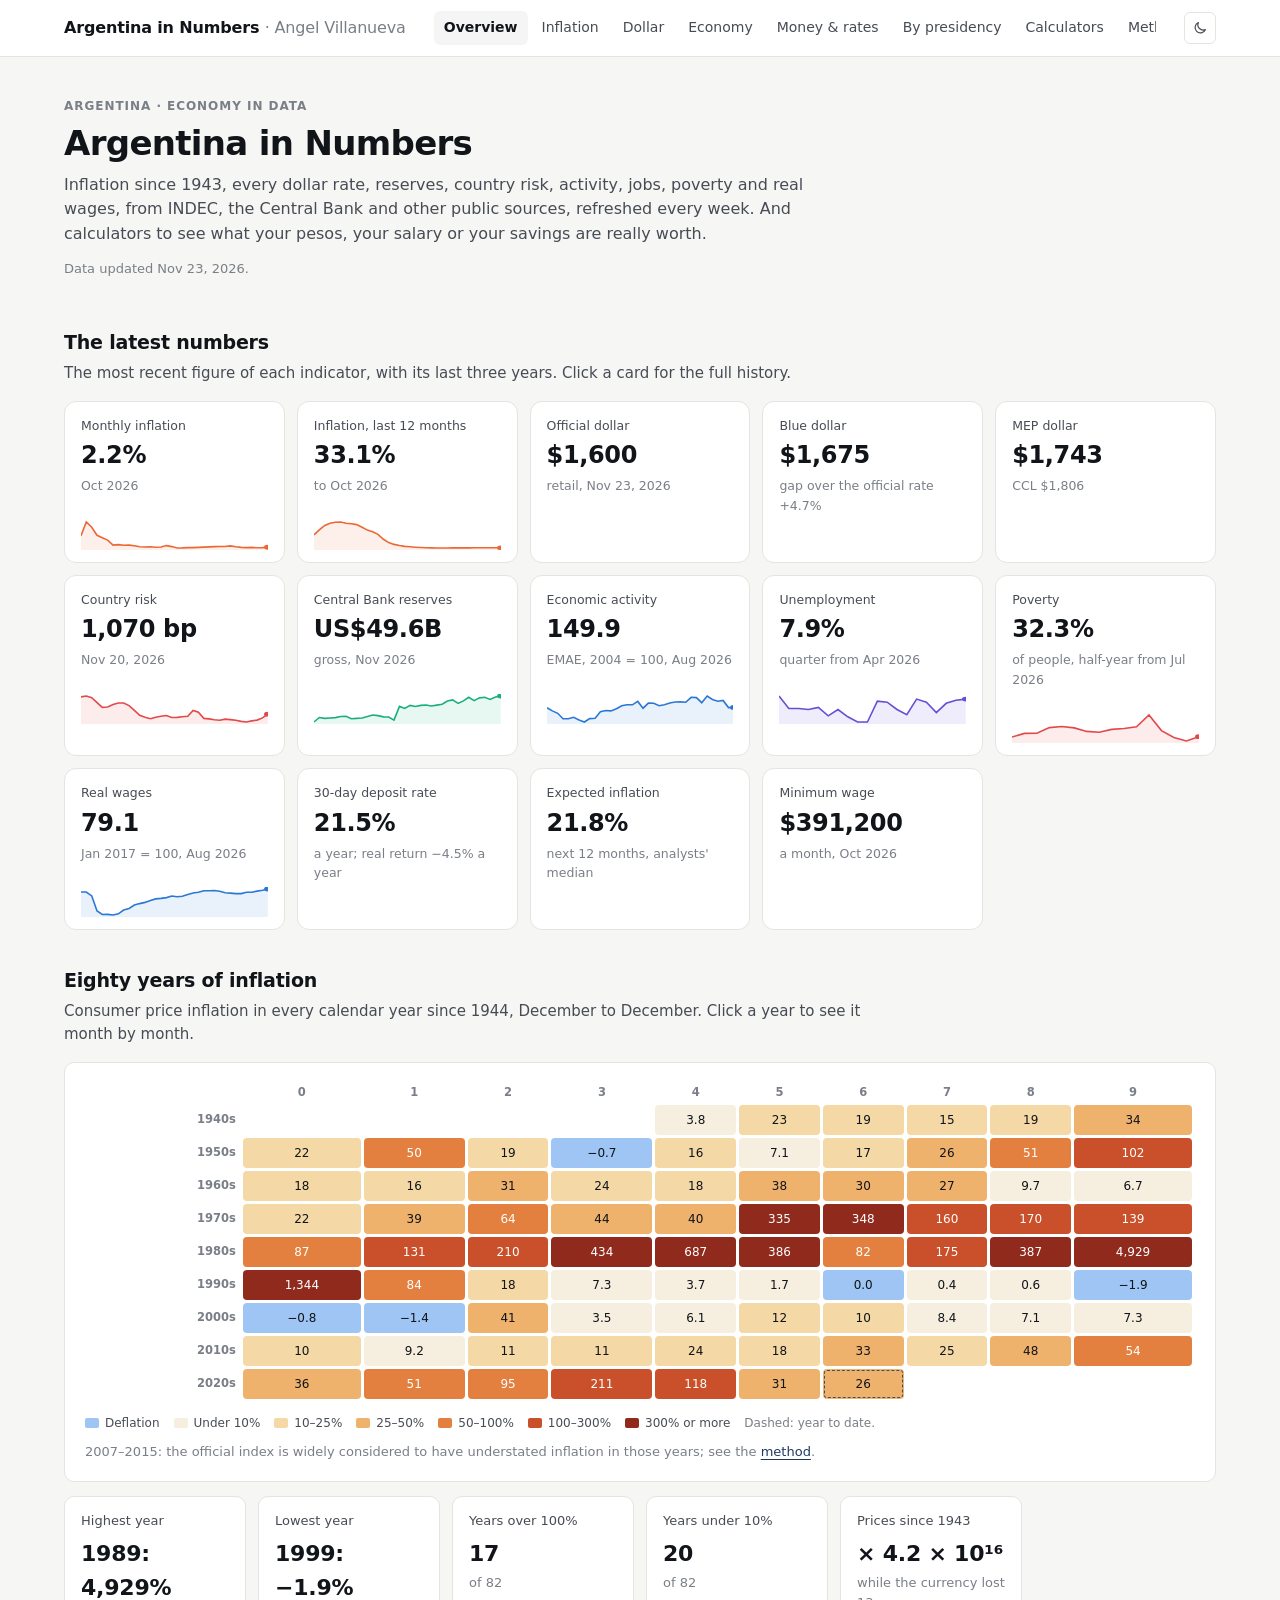
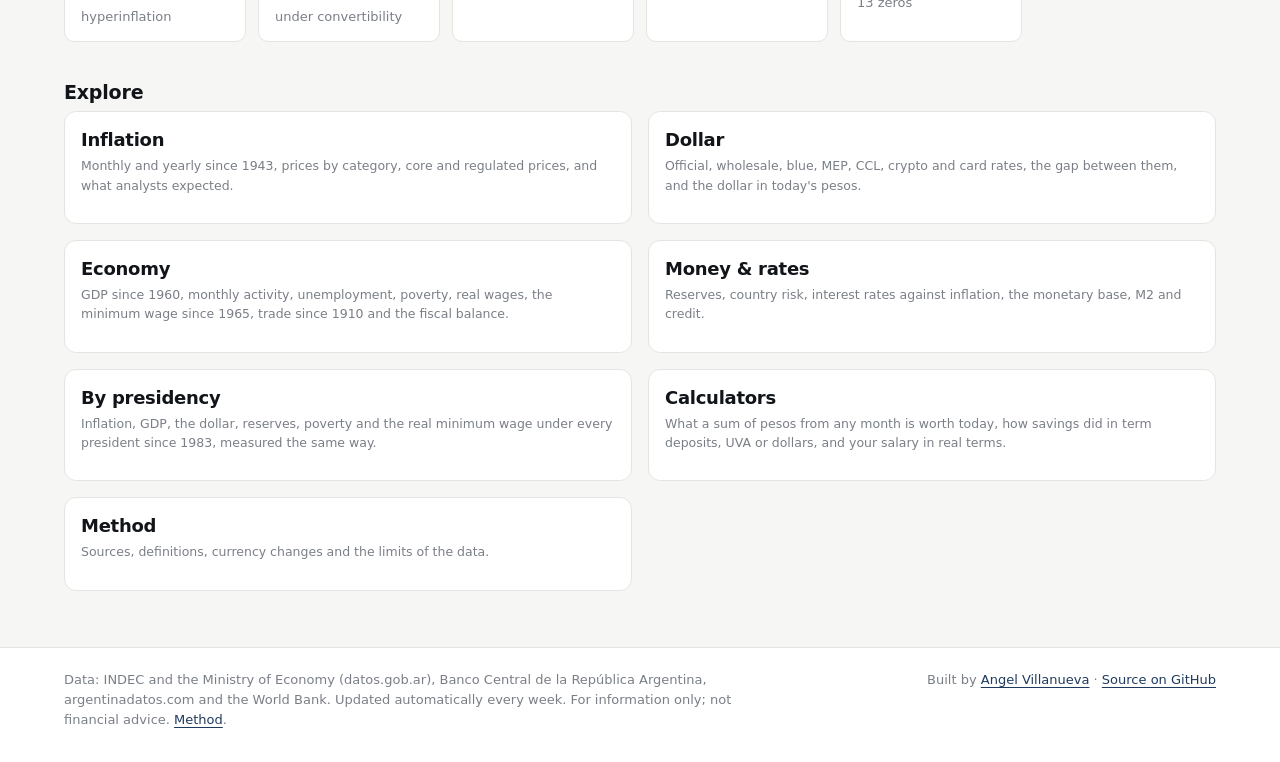
<file: index.html>
<!doctype html>
<html lang="en" data-root=".">
<head>
  <meta charset="utf-8">
  <meta name="viewport" content="width=device-width, initial-scale=1">
  <title>Argentina in Numbers</title>
  <meta name="description" content="Argentina's economy in data, updated every week: inflation since 1943, every dollar rate, reserves, country risk, activity, jobs, poverty, real wages, interest rates and calculators for your pesos.">
  <link rel="icon" href="data:image/svg+xml,%3Csvg xmlns='http://www.w3.org/2000/svg' viewBox='0 0 64 64'%3E%3Crect width='64' height='64' rx='12' fill='%2374acdf'/%3E%3Crect y='21' width='64' height='22' fill='white'/%3E%3Ccircle cx='32' cy='32' r='6' fill='%23f6b40e'/%3E%3C/svg%3E">
  <link rel="stylesheet" href="assets/theme.css">
</head>
<body>
  <main>
    <div class="wrap">
      <header class="page-head">
        <p class="eyebrow">Argentina · Economy in data</p>
        <h1>Argentina in Numbers</h1>
        <p class="lede">Inflation since 1943, every dollar rate, reserves, country risk, activity, jobs, poverty and real wages, from INDEC, the Central Bank and other public sources, refreshed every week. And calculators to see what your pesos, your salary or your savings are really worth.</p>
        <p class="updated" id="updated"></p>
      </header>

      <section class="block">
        <h2>The latest numbers</h2>
        <p class="sub">The most recent figure of each indicator, with its last three years. Click a card for the full history.</p>
        <div class="kpis" id="kpis"></div>
      </section>

      <section class="block">
        <h2>Eighty years of inflation</h2>
        <p class="sub">Consumer price inflation in every calendar year since 1944, December to December. Click a year to see it month by month.</p>
        <div class="card">
          <div class="igrid-wrap"><div id="grid"></div></div>
          <div id="grid-legend"></div>
          <p class="note">2007–2015: the official index is widely considered to have understated inflation in those years; see the <a href="method/">method</a>.</p>
        </div>
        <div class="tiles" id="infl-facts" style="margin-top:14px"></div>
      </section>

      <section class="block">
        <h2>Explore</h2>
        <div class="grid-2">
          <a class="kpi" href="inflation/"><span class="value" style="font-size:18px">Inflation</span><span class="sub">Monthly and yearly since 1943, prices by category, core and regulated prices, and what analysts expected.</span></a>
          <a class="kpi" href="dollar/"><span class="value" style="font-size:18px">Dollar</span><span class="sub">Official, wholesale, blue, MEP, CCL, crypto and card rates, the gap between them, and the dollar in today's pesos.</span></a>
          <a class="kpi" href="economy/"><span class="value" style="font-size:18px">Economy</span><span class="sub">GDP since 1960, monthly activity, unemployment, poverty, real wages, the minimum wage since 1965, trade since 1910 and the fiscal balance.</span></a>
          <a class="kpi" href="money/"><span class="value" style="font-size:18px">Money &amp; rates</span><span class="sub">Reserves, country risk, interest rates against inflation, the monetary base, M2 and credit.</span></a>
          <a class="kpi" href="presidents/"><span class="value" style="font-size:18px">By presidency</span><span class="sub">Inflation, GDP, the dollar, reserves, poverty and the real minimum wage under every president since 1983, measured the same way.</span></a>
          <a class="kpi" href="calculators/"><span class="value" style="font-size:18px">Calculators</span><span class="sub">What a sum of pesos from any month is worth today, how savings did in term deposits, UVA or dollars, and your salary in real terms.</span></a>
          <a class="kpi" href="method/"><span class="value" style="font-size:18px">Method</span><span class="sub">Sources, definitions, currency changes and the limits of the data.</span></a>
        </div>
      </section>
    </div>
  </main>

  <script src="assets/vendor/d3.v7.9.0.min.js"></script>
  <script src="assets/core.js"></script>
  <script src="assets/ar.js"></script>
  <script src="assets/pages/home.js"></script>
</body>
</html>
</file>
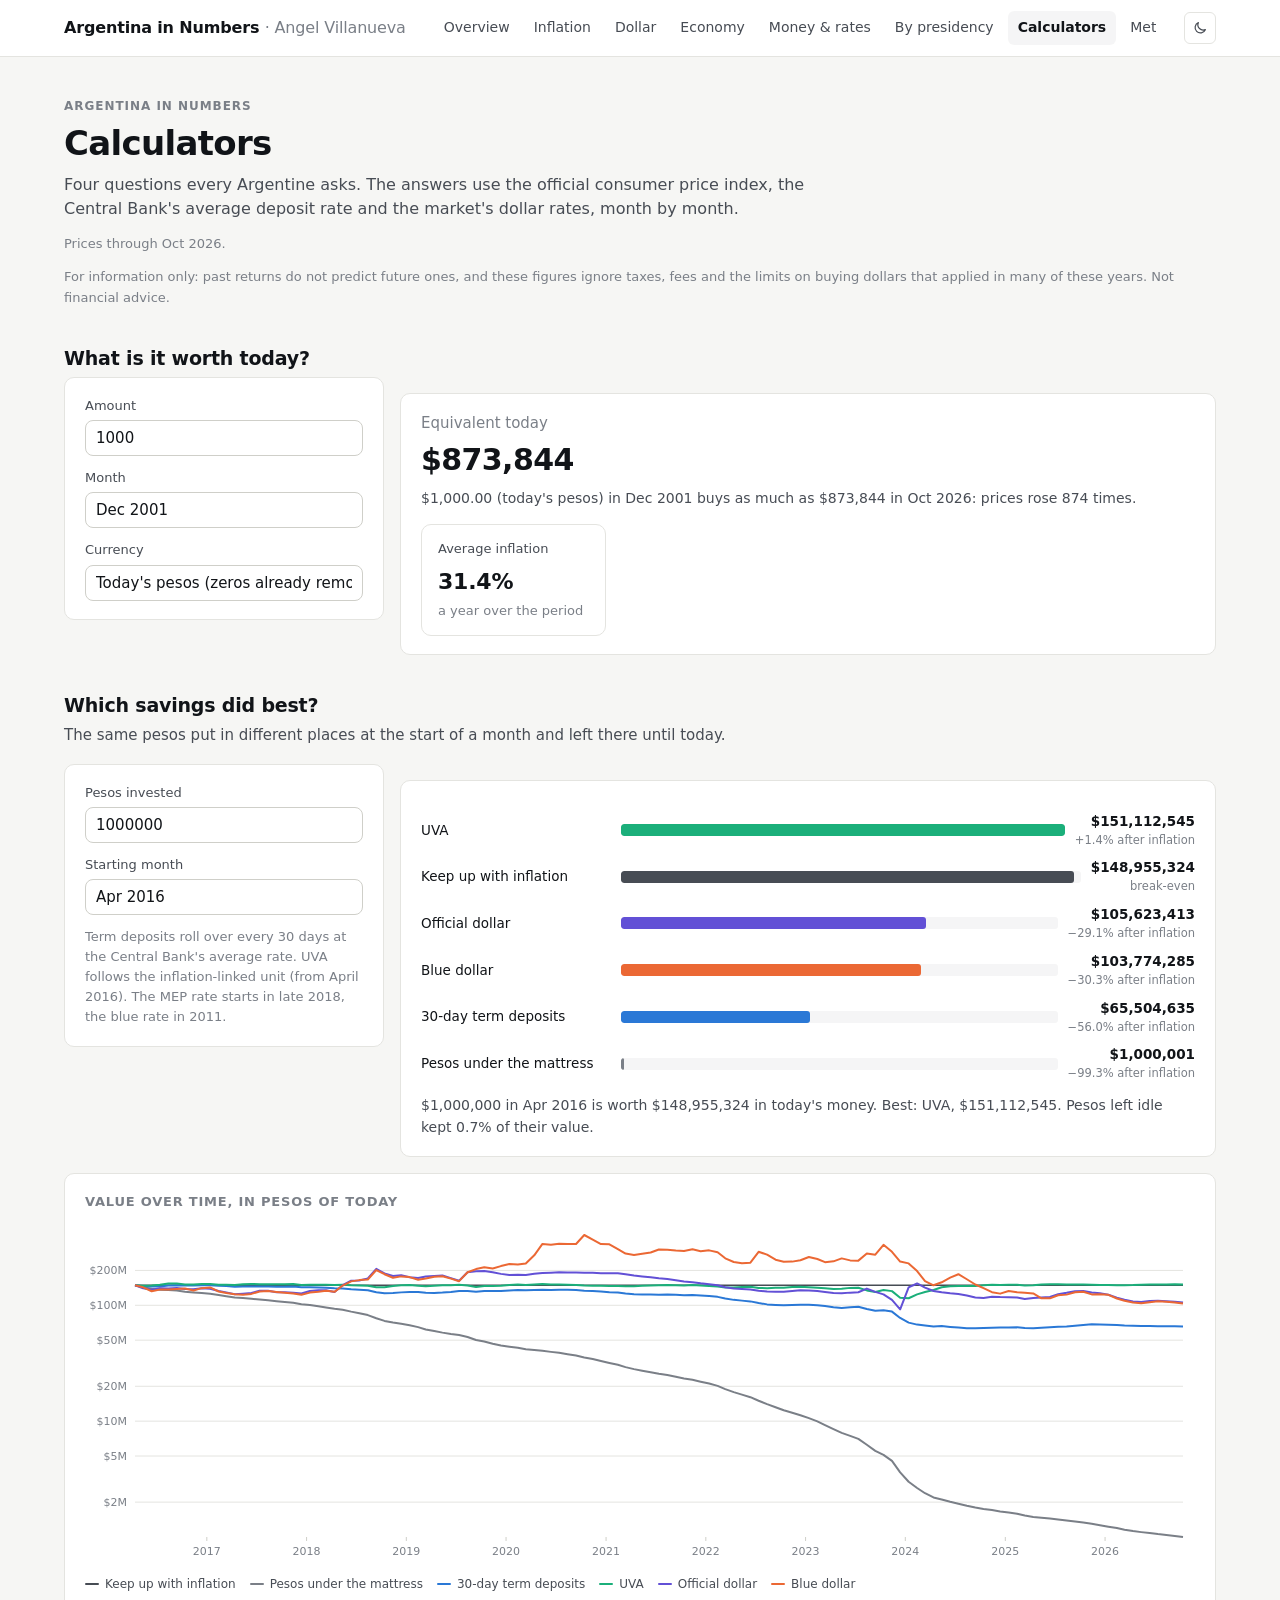
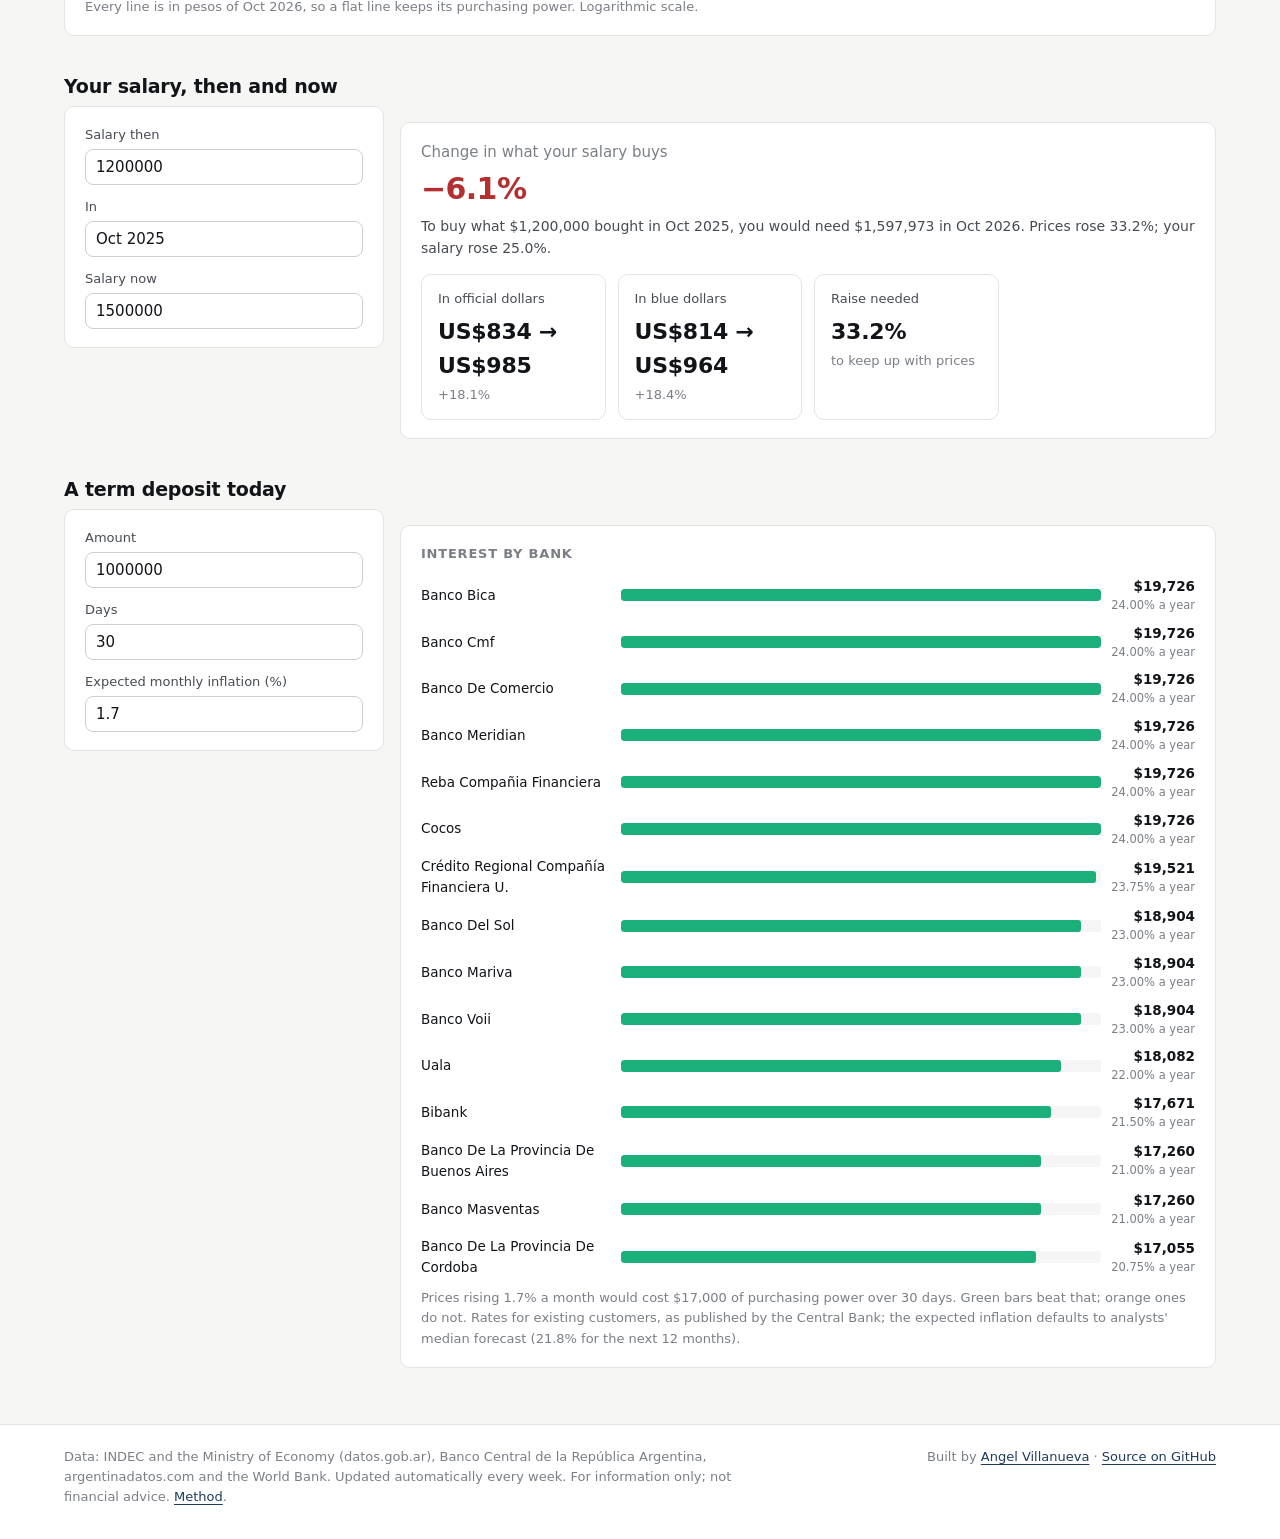
<file: calculators/index.html>
<!doctype html>
<html lang="en" data-root="..">
<head>
  <meta charset="utf-8">
  <meta name="viewport" content="width=device-width, initial-scale=1">
  <title>Calculators · Argentina in Numbers</title>
  <meta name="description" content="Argentine inflation calculators: what a sum of pesos from any month since 1943 is worth today, how savings did in term deposits, UVA or dollars, your salary in real terms and in dollars, and a term deposit today by bank.">
  <link rel="icon" href="data:image/svg+xml,%3Csvg xmlns='http://www.w3.org/2000/svg' viewBox='0 0 64 64'%3E%3Crect width='64' height='64' rx='12' fill='%2374acdf'/%3E%3Crect y='21' width='64' height='22' fill='white'/%3E%3Ccircle cx='32' cy='32' r='6' fill='%23f6b40e'/%3E%3C/svg%3E">
  <link rel="stylesheet" href="../assets/theme.css">
</head>
<body>
  <main>
    <div class="wrap">
      <header class="page-head">
        <p class="eyebrow">Argentina in Numbers</p>
        <h1>Calculators</h1>
        <p class="lede">Four questions every Argentine asks. The answers use the official consumer price index, the Central Bank's average deposit rate and the market's dollar rates, month by month.</p>
        <p class="updated" id="updated"></p>
        <p class="note">For information only: past returns do not predict future ones, and these figures ignore taxes, fees and the limits on buying dollars that applied in many of these years. Not financial advice.</p>
      </header>

      <section class="block" id="worth">
        <h2>What is it worth today?</h2>
        <div class="calc">
          <div class="card form">
            <label>Amount <input type="number" id="w-amt" value="1000" min="0" step="any"></label>
            <label>Month <select id="w-month"></select></label>
            <label>Currency <select id="w-cur">
              <option value="now">Today's pesos (zeros already removed)</option>
              <option value="then">The currency of that time</option>
            </select></label>
          </div>
          <div class="card">
            <p class="label muted" style="margin:0">Equivalent today</p>
            <div class="big-answer" id="w-out"></div>
            <p class="answer-note" id="w-note"></p>
            <div class="tiles" id="w-tiles" style="margin-top:14px"></div>
          </div>
        </div>
      </section>

      <section class="block" id="race">
        <h2>Which savings did best?</h2>
        <p class="sub">The same pesos put in different places at the start of a month and left there until today.</p>
        <div class="calc">
          <div class="card form">
            <label>Pesos invested <input type="number" id="r-amt" value="1000000" min="0" step="any"></label>
            <label>Starting month <select id="r-month"></select></label>
            <p class="note" style="margin:0">Term deposits roll over every 30 days at the Central Bank's average rate. UVA follows the inflation-linked unit (from April 2016). The MEP rate starts in late 2018, the blue rate in 2011.</p>
          </div>
          <div class="card">
            <div class="rank" id="r-rank"></div>
            <p class="answer-note" id="r-note" style="margin-top:12px"></p>
          </div>
        </div>
        <div class="card" style="margin-top:16px">
          <h3>Value over time, in pesos of today</h3>
          <div class="chart" id="r-chart"></div>
          <div id="r-legend"></div>
        </div>
      </section>

      <section class="block" id="salary">
        <h2>Your salary, then and now</h2>
        <div class="calc">
          <div class="card form">
            <label>Salary then <input type="number" id="s-then" value="1200000" min="0" step="any"></label>
            <label>In <select id="s-month"></select></label>
            <label>Salary now <input type="number" id="s-now" value="1500000" min="0" step="any"></label>
          </div>
          <div class="card">
            <p class="label muted" style="margin:0">Change in what your salary buys</p>
            <div class="big-answer" id="s-out"></div>
            <p class="answer-note" id="s-note"></p>
            <div class="tiles" id="s-tiles" style="margin-top:14px"></div>
          </div>
        </div>
      </section>

      <section class="block" id="deposit">
        <h2>A term deposit today</h2>
        <div class="calc">
          <div class="card form">
            <label>Amount <input type="number" id="d-amt" value="1000000" min="0" step="any"></label>
            <label>Days <input type="number" id="d-days" value="30" min="30" max="365" step="1"></label>
            <label>Expected monthly inflation (%) <input type="number" id="d-infl" step="0.1"></label>
          </div>
          <div class="card">
            <h3>Interest by bank</h3>
            <div class="rank" id="d-rank"></div>
            <p class="note" id="d-note"></p>
          </div>
        </div>
      </section>
    </div>
  </main>

  <script src="../assets/vendor/d3.v7.9.0.min.js"></script>
  <script src="../assets/core.js"></script>
  <script src="../assets/ar.js"></script>
  <script src="../assets/pages/calculators.js"></script>
</body>
</html>
</file>
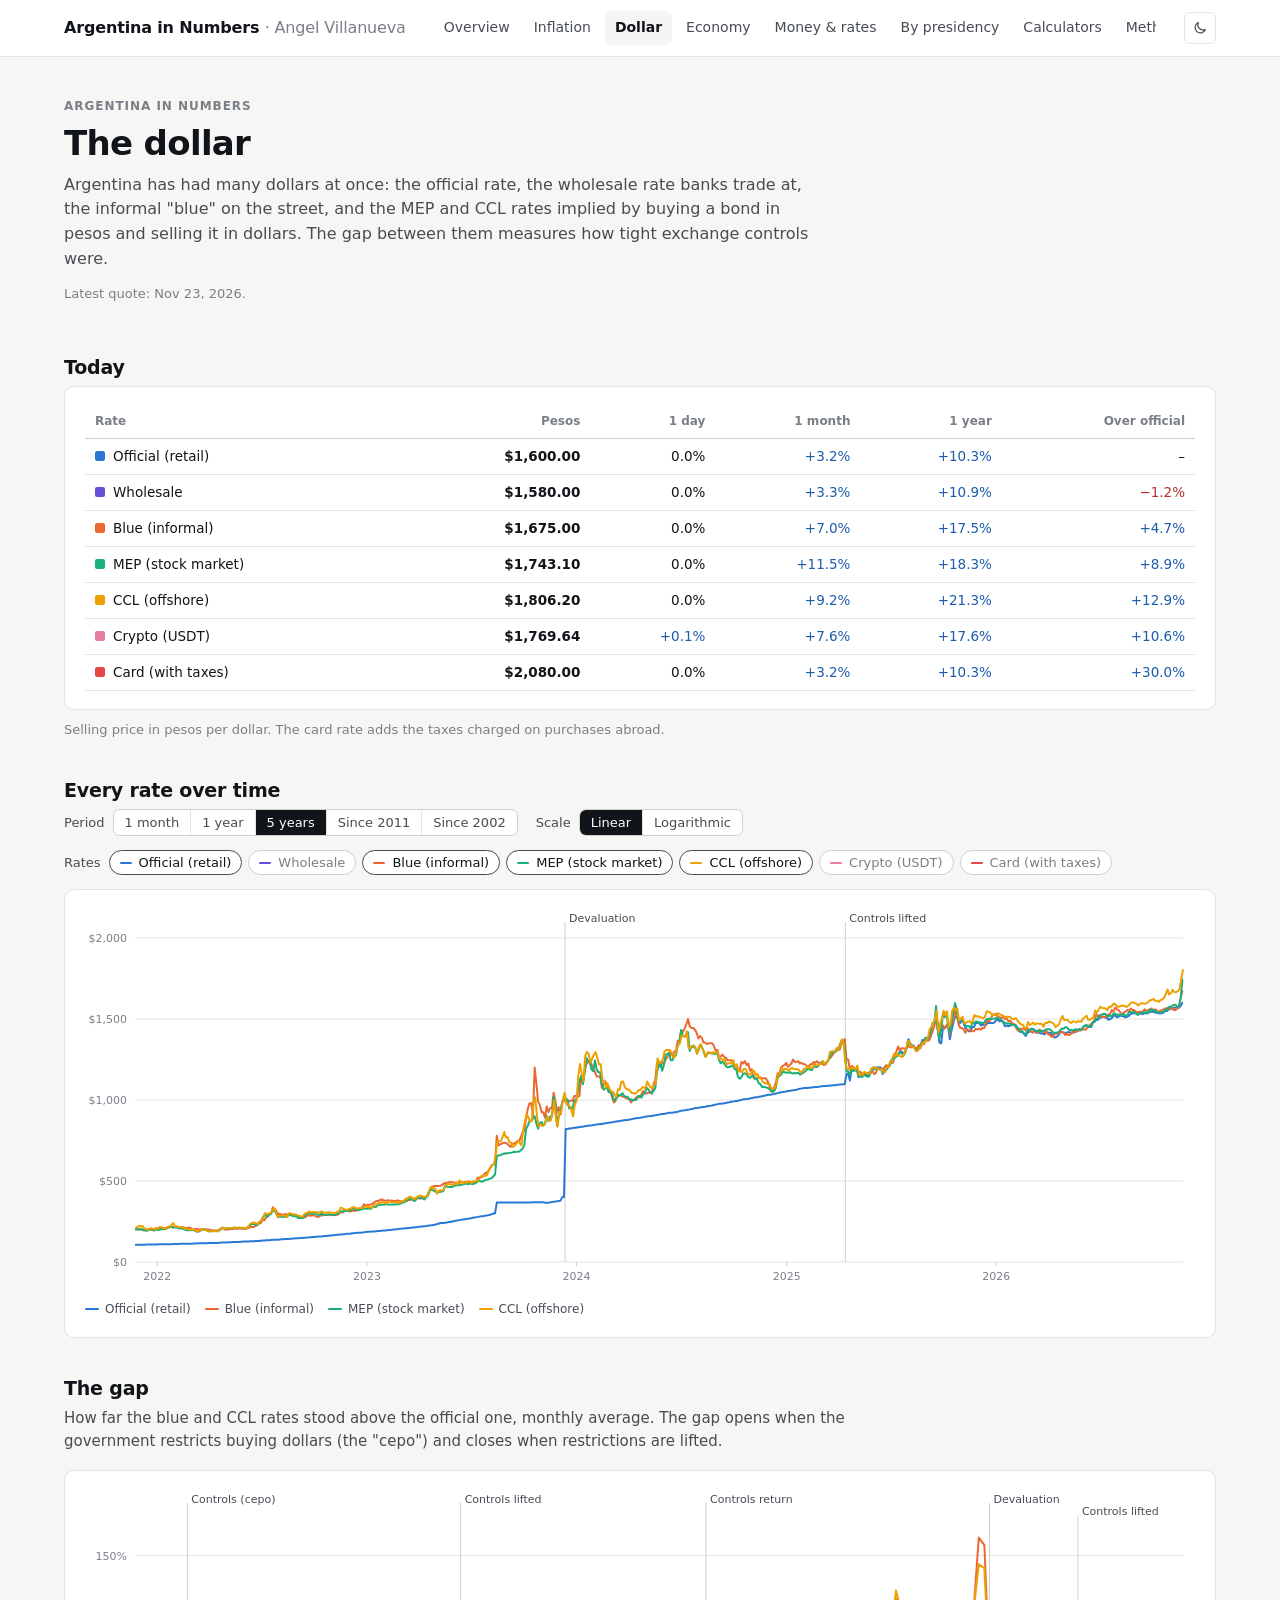
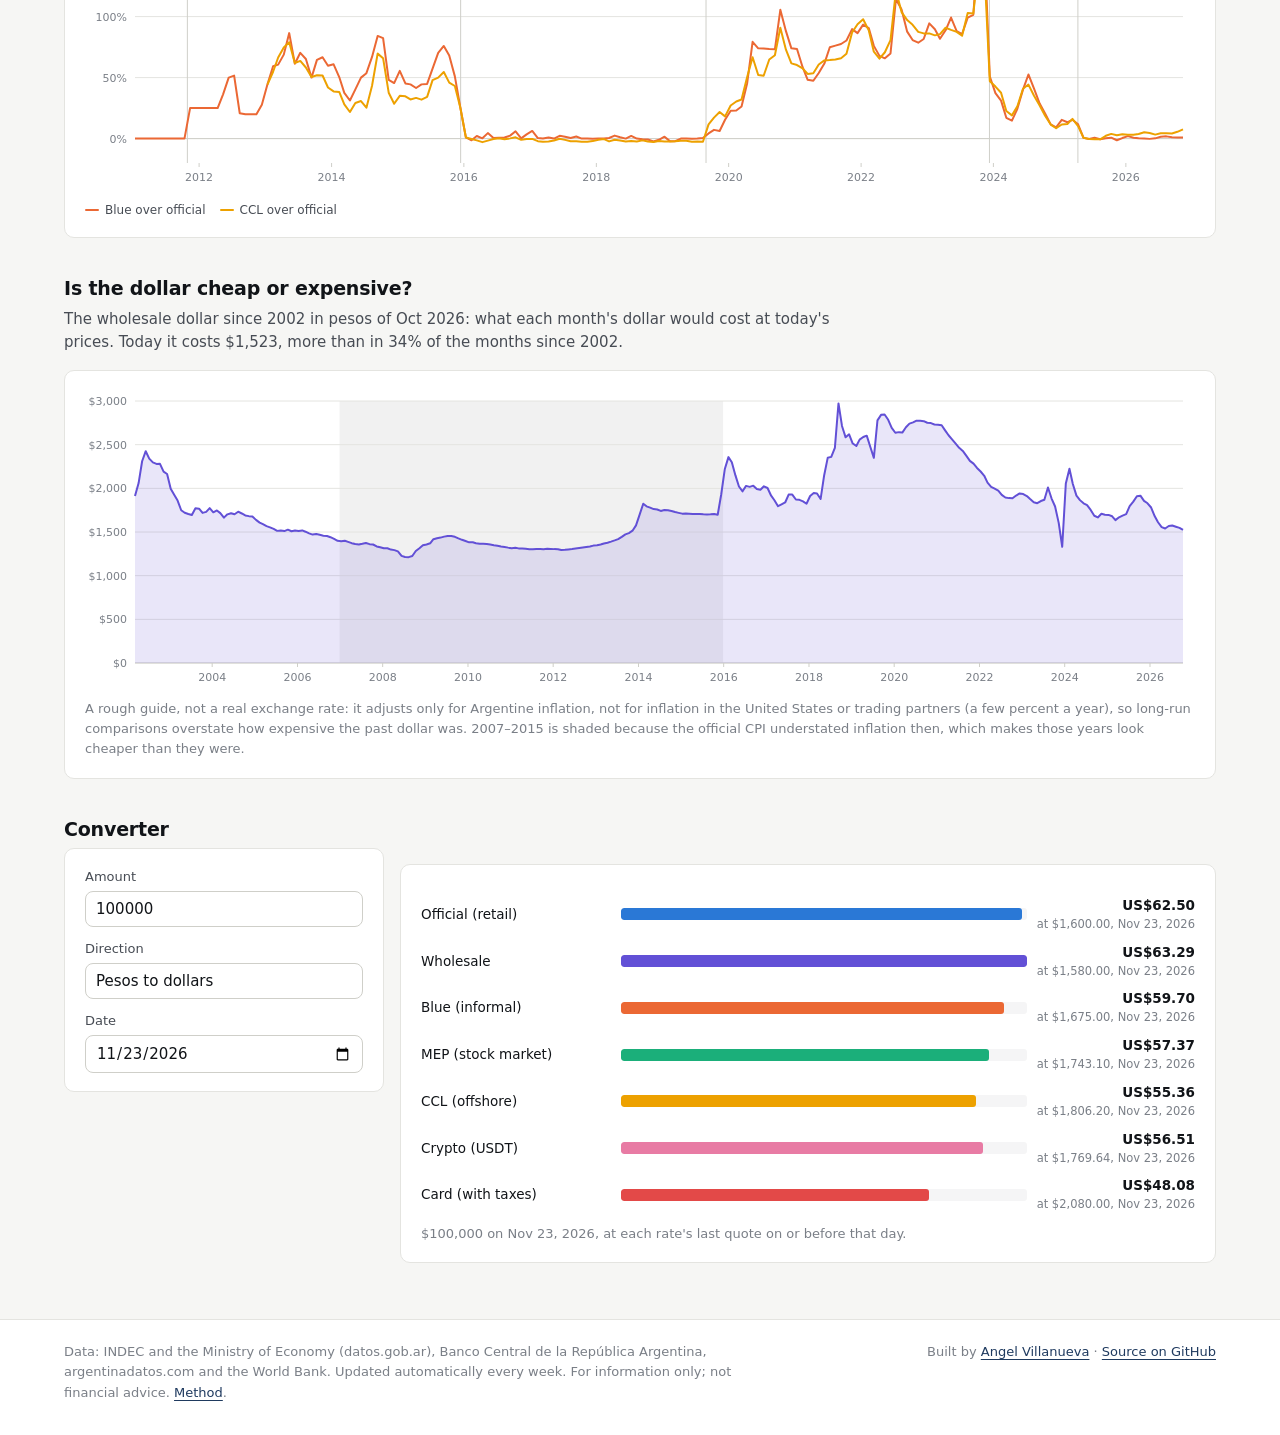
<file: dollar/index.html>
<!doctype html>
<html lang="en" data-root="..">
<head>
  <meta charset="utf-8">
  <meta name="viewport" content="width=device-width, initial-scale=1">
  <title>Dollar · Argentina in Numbers</title>
  <meta name="description" content="Every Argentine dollar rate since 2011, daily: official, wholesale, blue, MEP, CCL, crypto and card, the gap between them, the dollar in today's pesos since 2002, and a converter for any date.">
  <link rel="icon" href="data:image/svg+xml,%3Csvg xmlns='http://www.w3.org/2000/svg' viewBox='0 0 64 64'%3E%3Crect width='64' height='64' rx='12' fill='%2374acdf'/%3E%3Crect y='21' width='64' height='22' fill='white'/%3E%3Ccircle cx='32' cy='32' r='6' fill='%23f6b40e'/%3E%3C/svg%3E">
  <link rel="stylesheet" href="../assets/theme.css">
</head>
<body>
  <main>
    <div class="wrap">
      <header class="page-head">
        <p class="eyebrow">Argentina in Numbers</p>
        <h1>The dollar</h1>
        <p class="lede">Argentina has had many dollars at once: the official rate, the wholesale rate banks trade at, the informal "blue" on the street, and the MEP and CCL rates implied by buying a bond in pesos and selling it in dollars. The gap between them measures how tight exchange controls were.</p>
        <p class="updated" id="updated"></p>
      </header>

      <section class="block">
        <h2>Today</h2>
        <div class="card table-scroll"><table class="data" id="today"></table></div>
        <p class="note">Selling price in pesos per dollar. The card rate adds the taxes charged on purchases abroad.</p>
      </section>

      <section class="block">
        <h2>Every rate over time</h2>
        <div class="controls">
          <span class="control">Period <span id="period"></span></span>
          <span class="control">Scale <span id="scale"></span></span>
        </div>
        <div class="controls"><span class="control">Rates <span class="chips" id="pick"></span></span></div>
        <div class="card">
          <div class="chart" id="rates"></div>
          <div id="rates-legend"></div>
        </div>
      </section>

      <section class="block">
        <h2>The gap</h2>
        <p class="sub">How far the blue and CCL rates stood above the official one, monthly average. The gap opens when the government restricts buying dollars (the "cepo") and closes when restrictions are lifted.</p>
        <div class="card">
          <div class="chart" id="gap"></div>
          <div id="gap-legend"></div>
        </div>
      </section>

      <section class="block">
        <h2>Is the dollar cheap or expensive?</h2>
        <p class="sub" id="real-sub"></p>
        <div class="card">
          <div class="chart" id="real"></div>
          <p class="note">A rough guide, not a real exchange rate: it adjusts only for Argentine inflation, not for inflation in the United States or trading partners (a few percent a year), so long-run comparisons overstate how expensive the past dollar was. 2007–2015 is shaded because the official CPI understated inflation then, which makes those years look cheaper than they were.</p>
        </div>
      </section>

      <section class="block">
        <h2>Converter</h2>
        <div class="calc">
          <div class="card form">
            <label>Amount <input type="number" id="amt" value="100000" min="0" step="any"></label>
            <label>Direction <select id="dir"><option value="ars">Pesos to dollars</option><option value="usd">Dollars to pesos</option></select></label>
            <label>Date <input type="date" id="date"></label>
          </div>
          <div class="card">
            <div class="rank" id="conv"></div>
            <p class="note" id="conv-note"></p>
          </div>
        </div>
      </section>
    </div>
  </main>

  <script src="../assets/vendor/d3.v7.9.0.min.js"></script>
  <script src="../assets/core.js"></script>
  <script src="../assets/ar.js"></script>
  <script src="../assets/pages/dollar.js"></script>
</body>
</html>
</file>
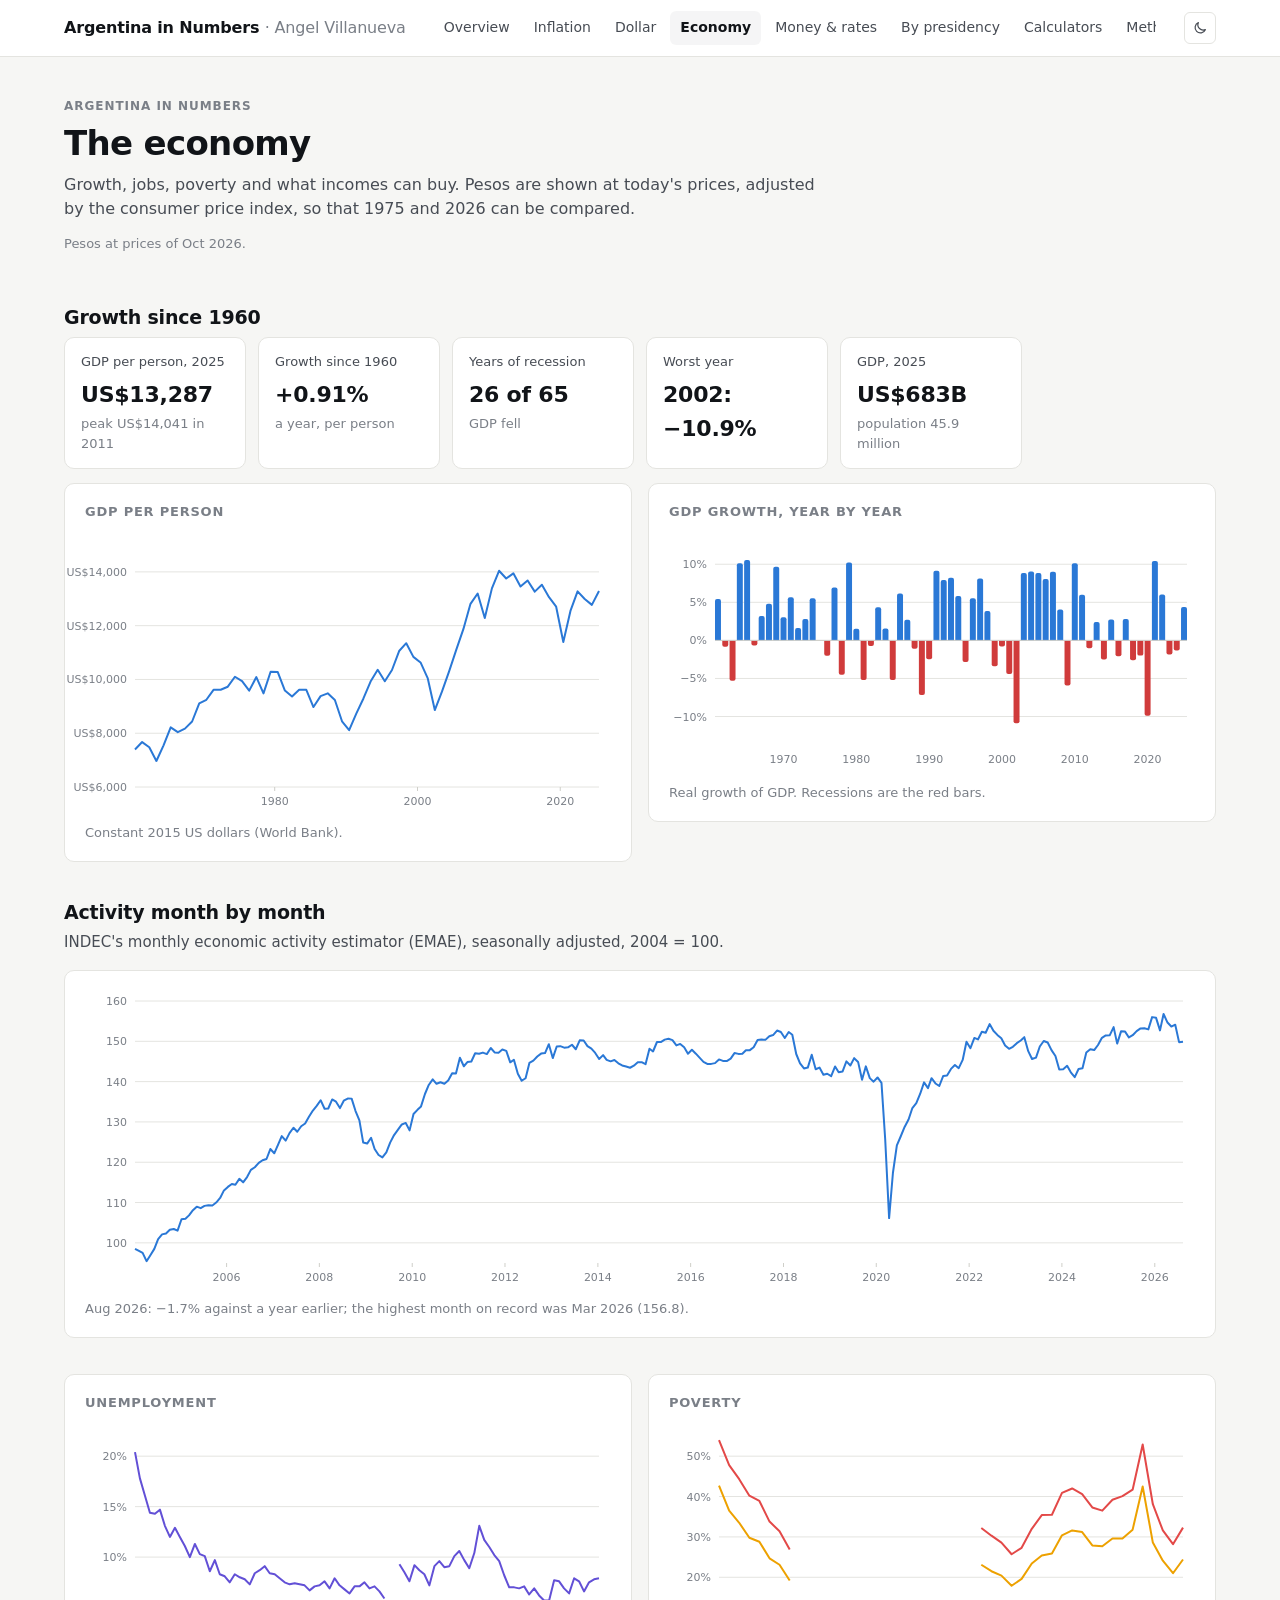
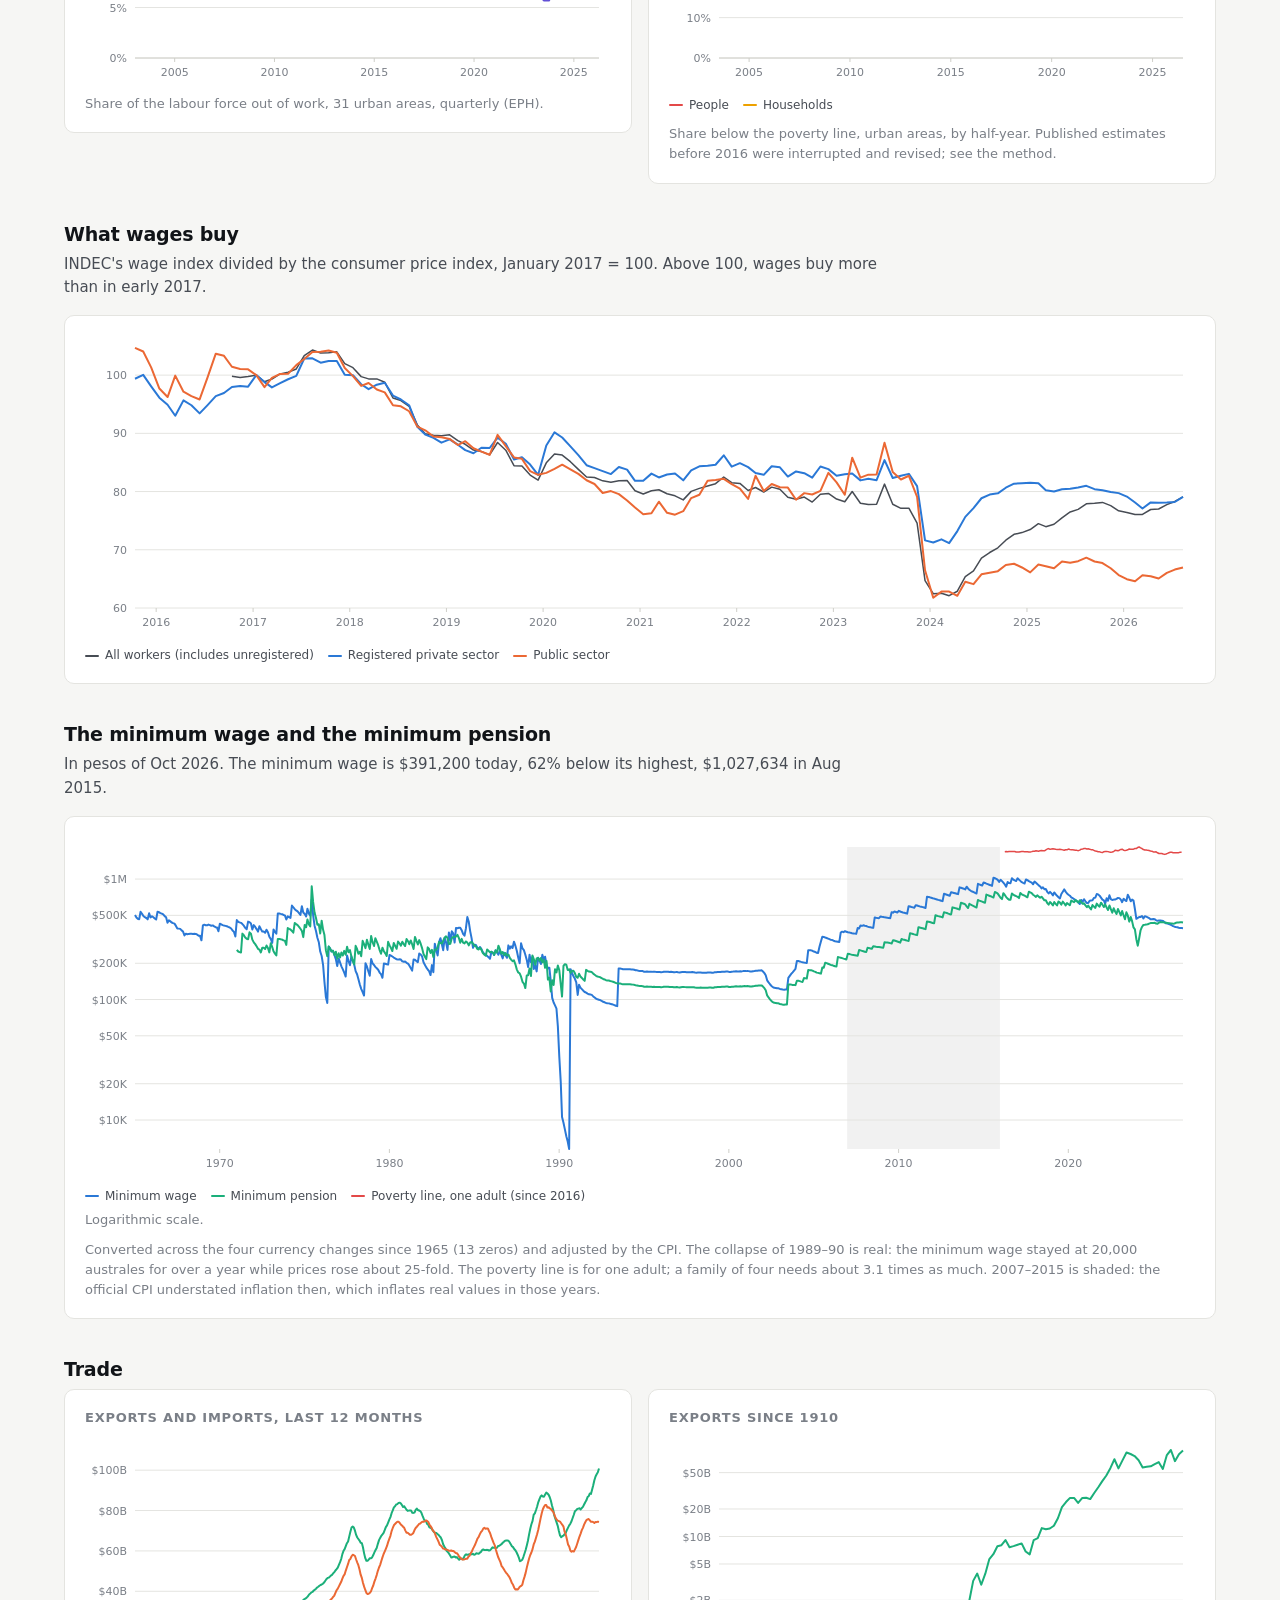
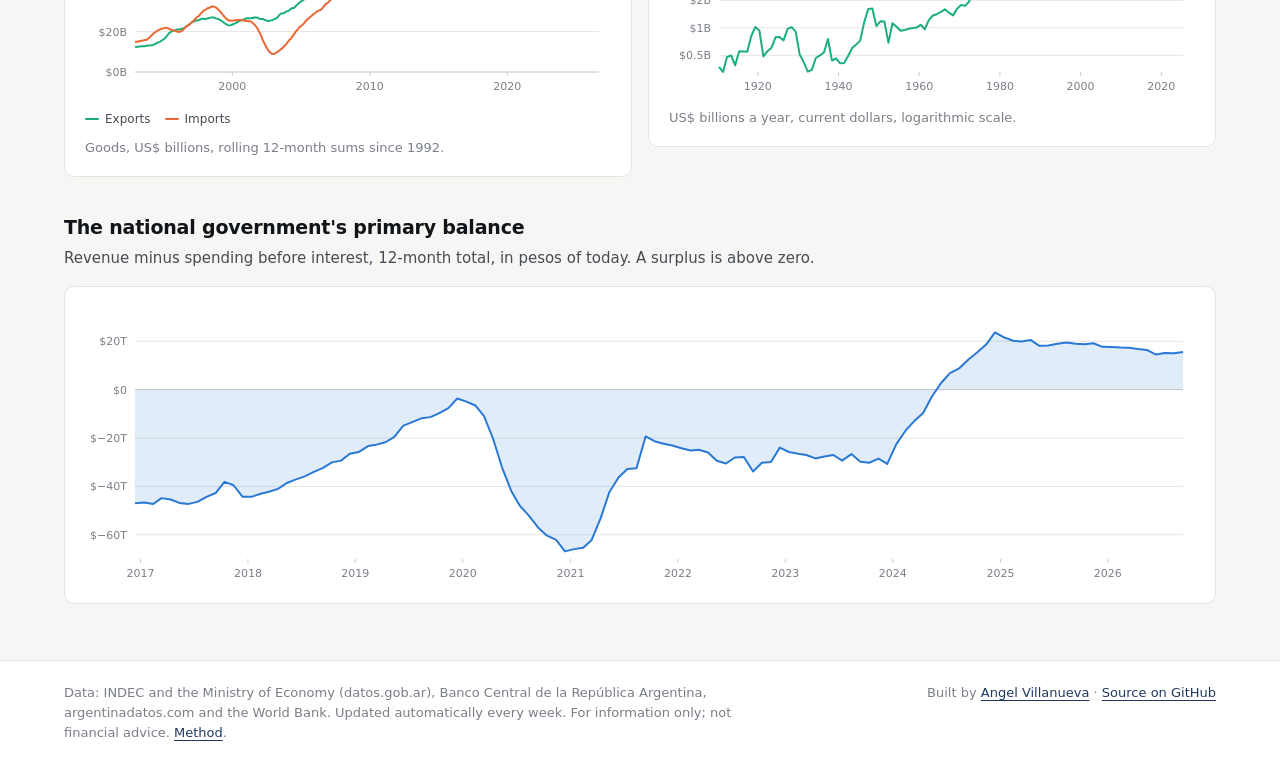
<file: economy/index.html>
<!doctype html>
<html lang="en" data-root="..">
<head>
  <meta charset="utf-8">
  <meta name="viewport" content="width=device-width, initial-scale=1">
  <title>Economy · Argentina in Numbers</title>
  <meta name="description" content="Argentina's economy over time: GDP per capita and growth since 1960, monthly activity, unemployment, poverty, real wages, the minimum wage since 1965, pensions, trade since 1910 and the fiscal balance.">
  <link rel="icon" href="data:image/svg+xml,%3Csvg xmlns='http://www.w3.org/2000/svg' viewBox='0 0 64 64'%3E%3Crect width='64' height='64' rx='12' fill='%2374acdf'/%3E%3Crect y='21' width='64' height='22' fill='white'/%3E%3Ccircle cx='32' cy='32' r='6' fill='%23f6b40e'/%3E%3C/svg%3E">
  <link rel="stylesheet" href="../assets/theme.css">
</head>
<body>
  <main>
    <div class="wrap">
      <header class="page-head">
        <p class="eyebrow">Argentina in Numbers</p>
        <h1>The economy</h1>
        <p class="lede">Growth, jobs, poverty and what incomes can buy. Pesos are shown at today's prices, adjusted by the consumer price index, so that 1975 and 2026 can be compared.</p>
        <p class="updated" id="updated"></p>
      </header>

      <section class="block">
        <h2>Growth since 1960</h2>
        <div class="tiles" id="gdp-tiles"></div>
        <div class="grid-2" style="margin-top:14px">
          <div class="card"><h3>GDP per person</h3><div class="chart" id="gdppc"></div><p class="note">Constant 2015 US dollars (World Bank).</p></div>
          <div class="card"><h3>GDP growth, year by year</h3><div class="chart" id="growth"></div><p class="note">Real growth of GDP. Recessions are the red bars.</p></div>
        </div>
      </section>

      <section class="block">
        <h2>Activity month by month</h2>
        <p class="sub">INDEC's monthly economic activity estimator (EMAE), seasonally adjusted, 2004 = 100.</p>
        <div class="card"><div class="chart" id="emae"></div><p class="note" id="emae-note"></p></div>
      </section>

      <section class="block">
        <div class="grid-2">
          <div class="card"><h3>Unemployment</h3><div class="chart" id="unemp"></div><p class="note">Share of the labour force out of work, 31 urban areas, quarterly (EPH).</p></div>
          <div class="card"><h3>Poverty</h3><div class="chart" id="poverty"></div><div id="poverty-legend"></div><p class="note">Share below the poverty line, urban areas, by half-year. Published estimates before 2016 were interrupted and revised; see the method.</p></div>
        </div>
      </section>

      <section class="block">
        <h2>What wages buy</h2>
        <p class="sub">INDEC's wage index divided by the consumer price index, January 2017 = 100. Above 100, wages buy more than in early 2017.</p>
        <div class="card"><div class="chart" id="wages"></div><div id="wages-legend"></div></div>
      </section>

      <section class="block">
        <h2>The minimum wage and the minimum pension</h2>
        <p class="sub" id="min-sub"></p>
        <div class="card"><div class="chart" id="minwage"></div><div id="min-legend"></div>
          <p class="note">Converted across the four currency changes since 1965 (13 zeros) and adjusted by the CPI. The collapse of 1989–90 is real: the minimum wage stayed at 20,000 australes for over a year while prices rose about 25-fold. The poverty line is for one adult; a family of four needs about 3.1 times as much. 2007–2015 is shaded: the official CPI understated inflation then, which inflates real values in those years.</p></div>
      </section>

      <section class="block">
        <h2>Trade</h2>
        <div class="grid-2">
          <div class="card"><h3>Exports and imports, last 12 months</h3><div class="chart" id="trade"></div><div id="trade-legend"></div><p class="note">Goods, US$ billions, rolling 12-month sums since 1992.</p></div>
          <div class="card"><h3>Exports since 1910</h3><div class="chart" id="exports"></div><p class="note">US$ billions a year, current dollars, logarithmic scale.</p></div>
        </div>
      </section>

      <section class="block">
        <h2>The national government's primary balance</h2>
        <p class="sub">Revenue minus spending before interest, 12-month total, in pesos of today. A surplus is above zero.</p>
        <div class="card"><div class="chart" id="primary"></div></div>
      </section>
    </div>
  </main>

  <script src="../assets/vendor/d3.v7.9.0.min.js"></script>
  <script src="../assets/core.js"></script>
  <script src="../assets/ar.js"></script>
  <script src="../assets/pages/economy.js"></script>
</body>
</html>
</file>
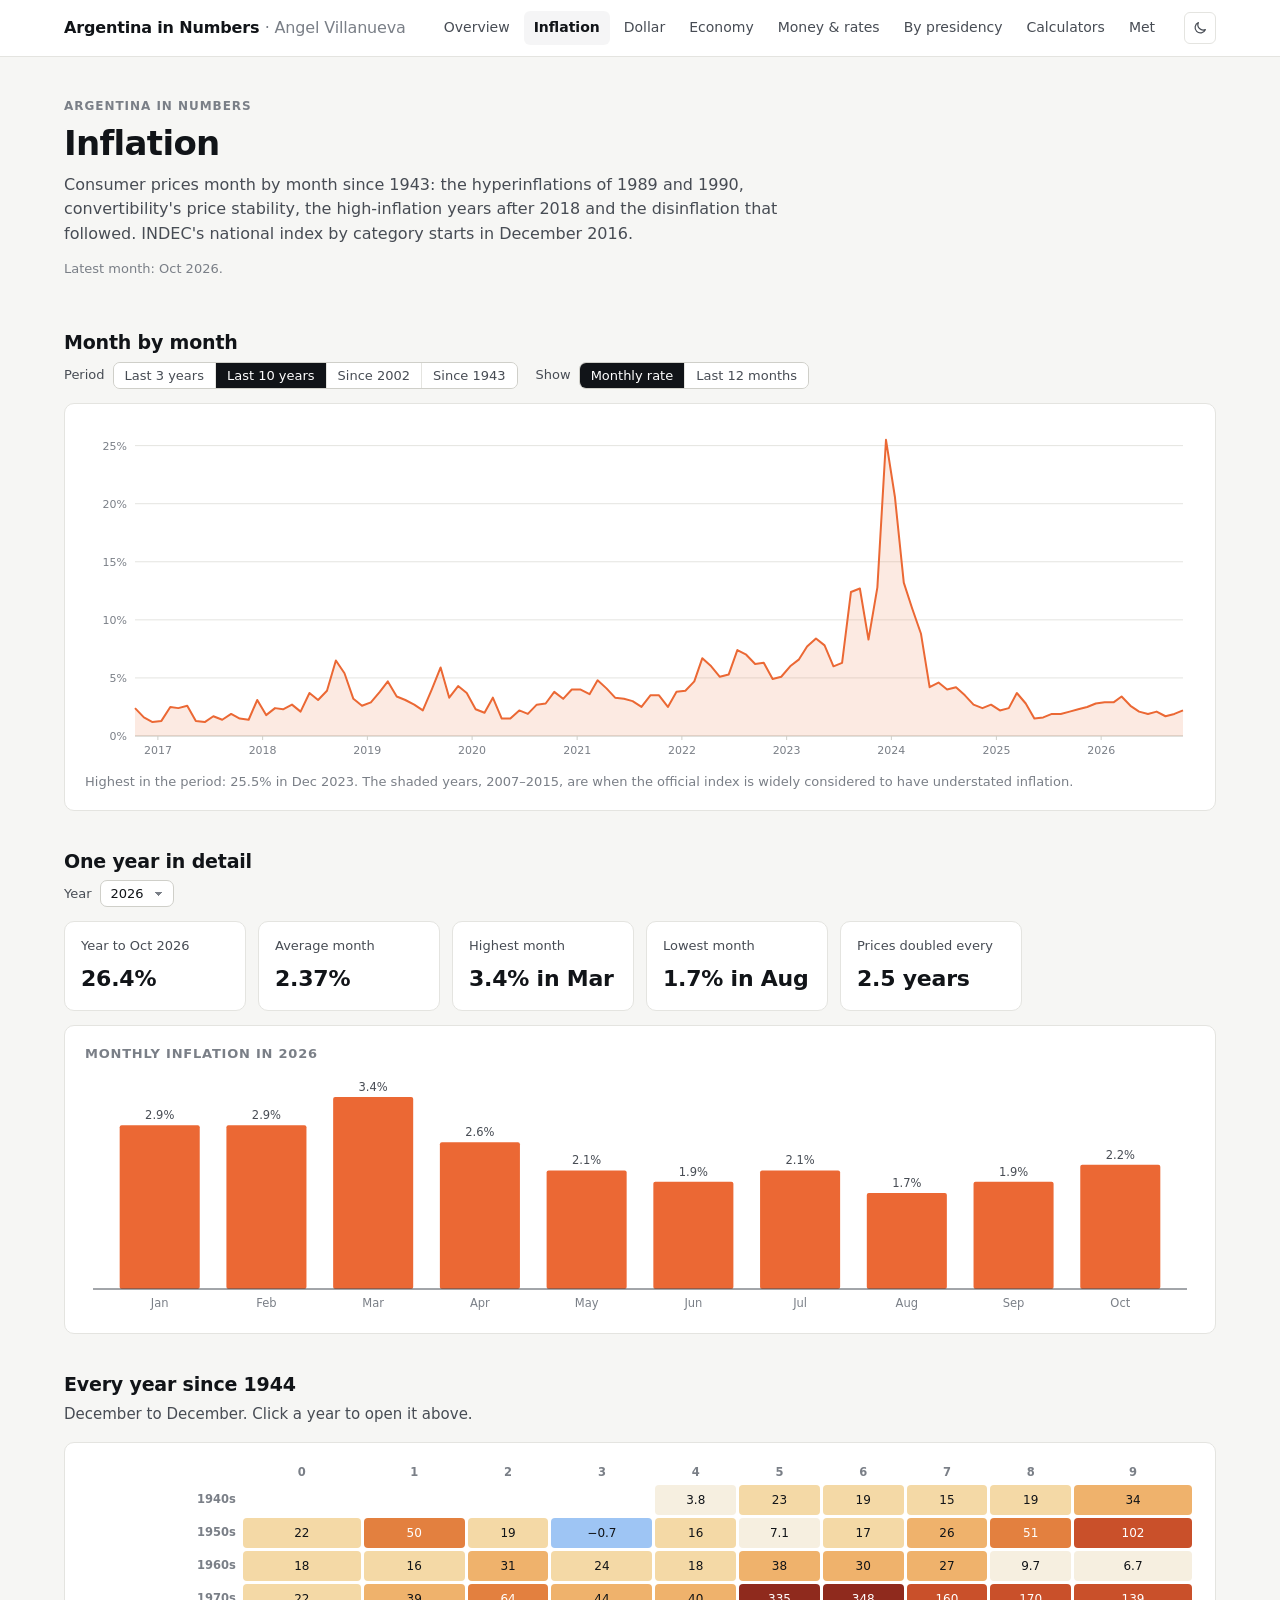
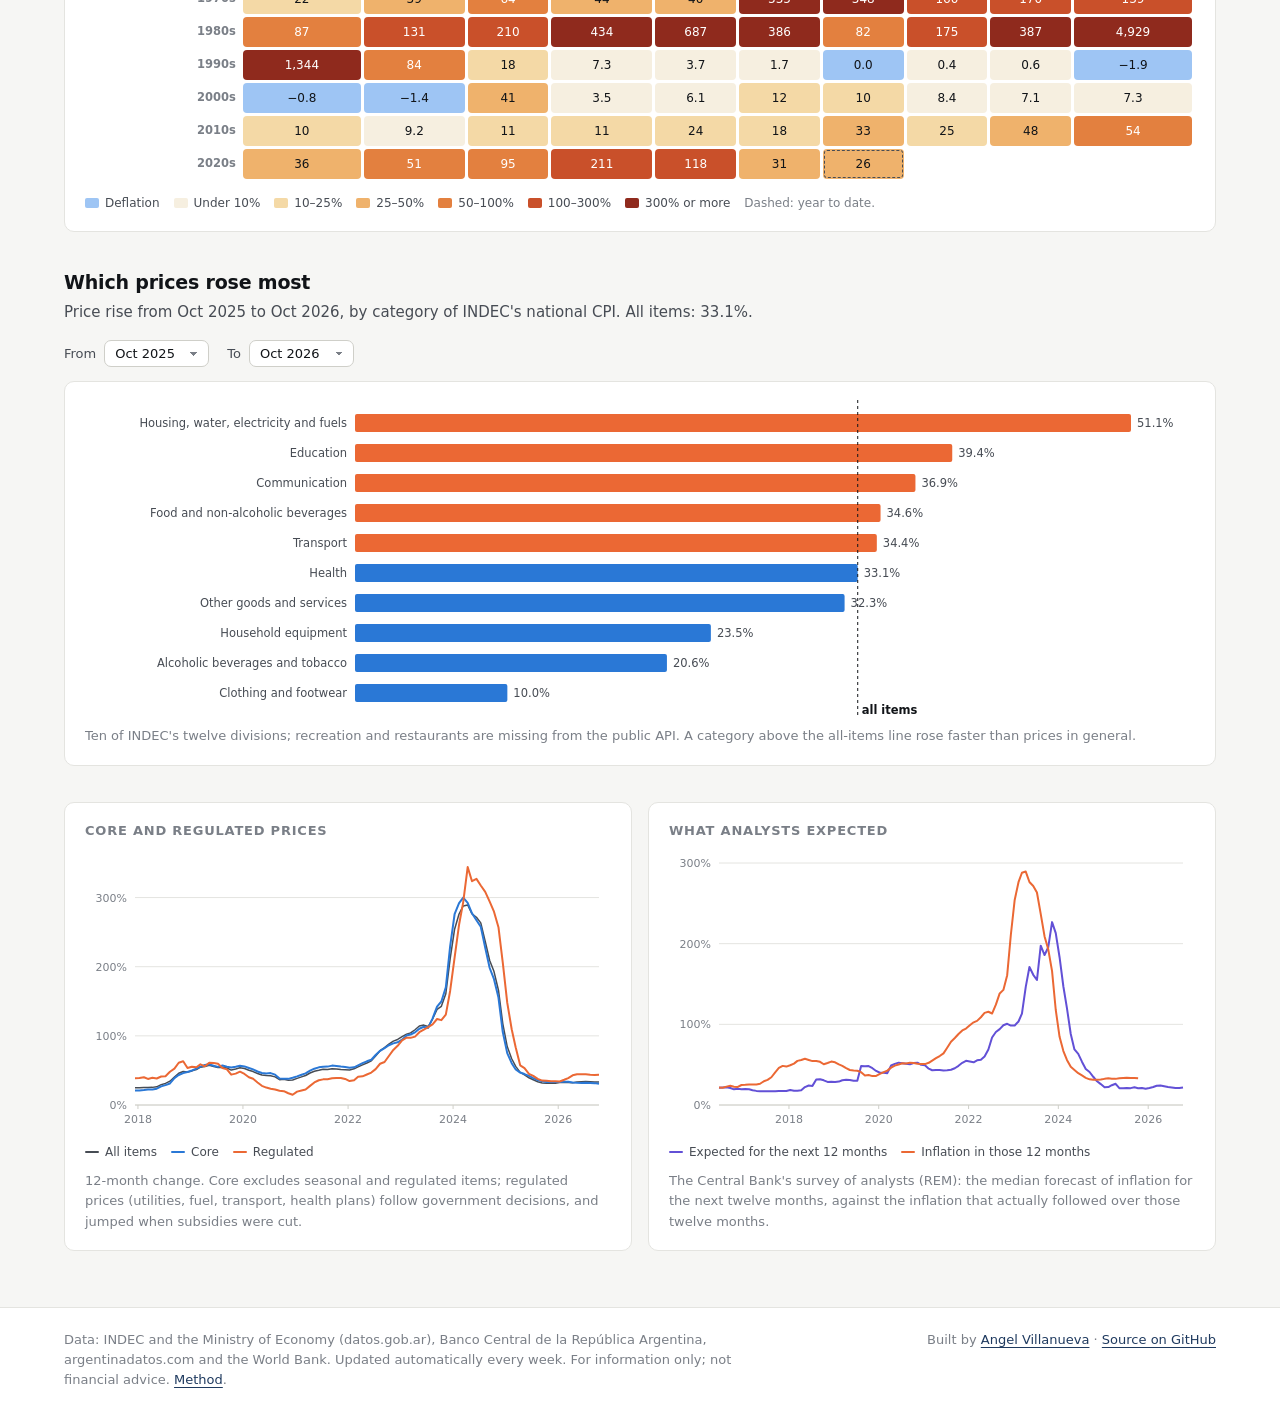
<file: inflation/index.html>
<!doctype html>
<html lang="en" data-root="..">
<head>
  <meta charset="utf-8">
  <meta name="viewport" content="width=device-width, initial-scale=1">
  <title>Inflation · Argentina in Numbers</title>
  <meta name="description" content="Argentine inflation since 1943: monthly and 12-month rates, every year month by month, prices by category since 2017, core and regulated prices, and analysts' expectations against what happened.">
  <link rel="icon" href="data:image/svg+xml,%3Csvg xmlns='http://www.w3.org/2000/svg' viewBox='0 0 64 64'%3E%3Crect width='64' height='64' rx='12' fill='%2374acdf'/%3E%3Crect y='21' width='64' height='22' fill='white'/%3E%3Ccircle cx='32' cy='32' r='6' fill='%23f6b40e'/%3E%3C/svg%3E">
  <link rel="stylesheet" href="../assets/theme.css">
  <style>
    #year-bars svg, #cat-bars svg { display: block; width: 100%; height: auto; }
    #year-bars text, #cat-bars text { font: 11.5px var(--sans); fill: var(--ink-2); font-variant-numeric: tabular-nums; }
  </style>
</head>
<body>
  <main>
    <div class="wrap">
      <header class="page-head">
        <p class="eyebrow">Argentina in Numbers</p>
        <h1>Inflation</h1>
        <p class="lede">Consumer prices month by month since 1943: the hyperinflations of 1989 and 1990, convertibility's price stability, the high-inflation years after 2018 and the disinflation that followed. INDEC's national index by category starts in December 2016.</p>
        <p class="updated" id="updated"></p>
      </header>

      <section class="block">
        <h2>Month by month</h2>
        <div class="controls"><span class="control">Period <span id="period"></span></span><span class="control">Show <span id="measure"></span></span></div>
        <div class="card">
          <div class="chart" id="main"></div>
          <p class="note" id="main-note"></p>
        </div>
      </section>

      <section class="block">
        <h2>One year in detail</h2>
        <div class="controls"><label class="control">Year <select id="year"></select></label></div>
        <div class="tiles" id="year-tiles"></div>
        <div class="card" style="margin-top:14px">
          <h3 id="year-title"></h3>
          <div id="year-bars"></div>
        </div>
      </section>

      <section class="block">
        <h2>Every year since 1944</h2>
        <p class="sub">December to December. Click a year to open it above.</p>
        <div class="card">
          <div class="igrid-wrap"><div id="grid"></div></div>
          <div id="grid-legend"></div>
        </div>
      </section>

      <section class="block">
        <h2>Which prices rose most</h2>
        <p class="sub" id="cat-sub"></p>
        <div class="controls"><label class="control">From <select id="cat-from"></select></label><label class="control">To <select id="cat-to"></select></label></div>
        <div class="card">
          <div id="cat-bars"></div>
          <p class="note">Ten of INDEC's twelve divisions; recreation and restaurants are missing from the public API. A category above the all-items line rose faster than prices in general.</p>
        </div>
      </section>

      <section class="block">
        <div class="grid-2">
          <div class="card">
            <h3>Core and regulated prices</h3>
            <div class="chart" id="core"></div>
            <div id="core-legend"></div>
            <p class="note">12-month change. Core excludes seasonal and regulated items; regulated prices (utilities, fuel, transport, health plans) follow government decisions, and jumped when subsidies were cut.</p>
          </div>
          <div class="card">
            <h3>What analysts expected</h3>
            <div class="chart" id="expect"></div>
            <div id="expect-legend"></div>
            <p class="note">The Central Bank's survey of analysts (REM): the median forecast of inflation for the next twelve months, against the inflation that actually followed over those twelve months.</p>
          </div>
        </div>
      </section>
    </div>
  </main>

  <script src="../assets/vendor/d3.v7.9.0.min.js"></script>
  <script src="../assets/core.js"></script>
  <script src="../assets/ar.js"></script>
  <script src="../assets/pages/inflation.js"></script>
</body>
</html>
</file>
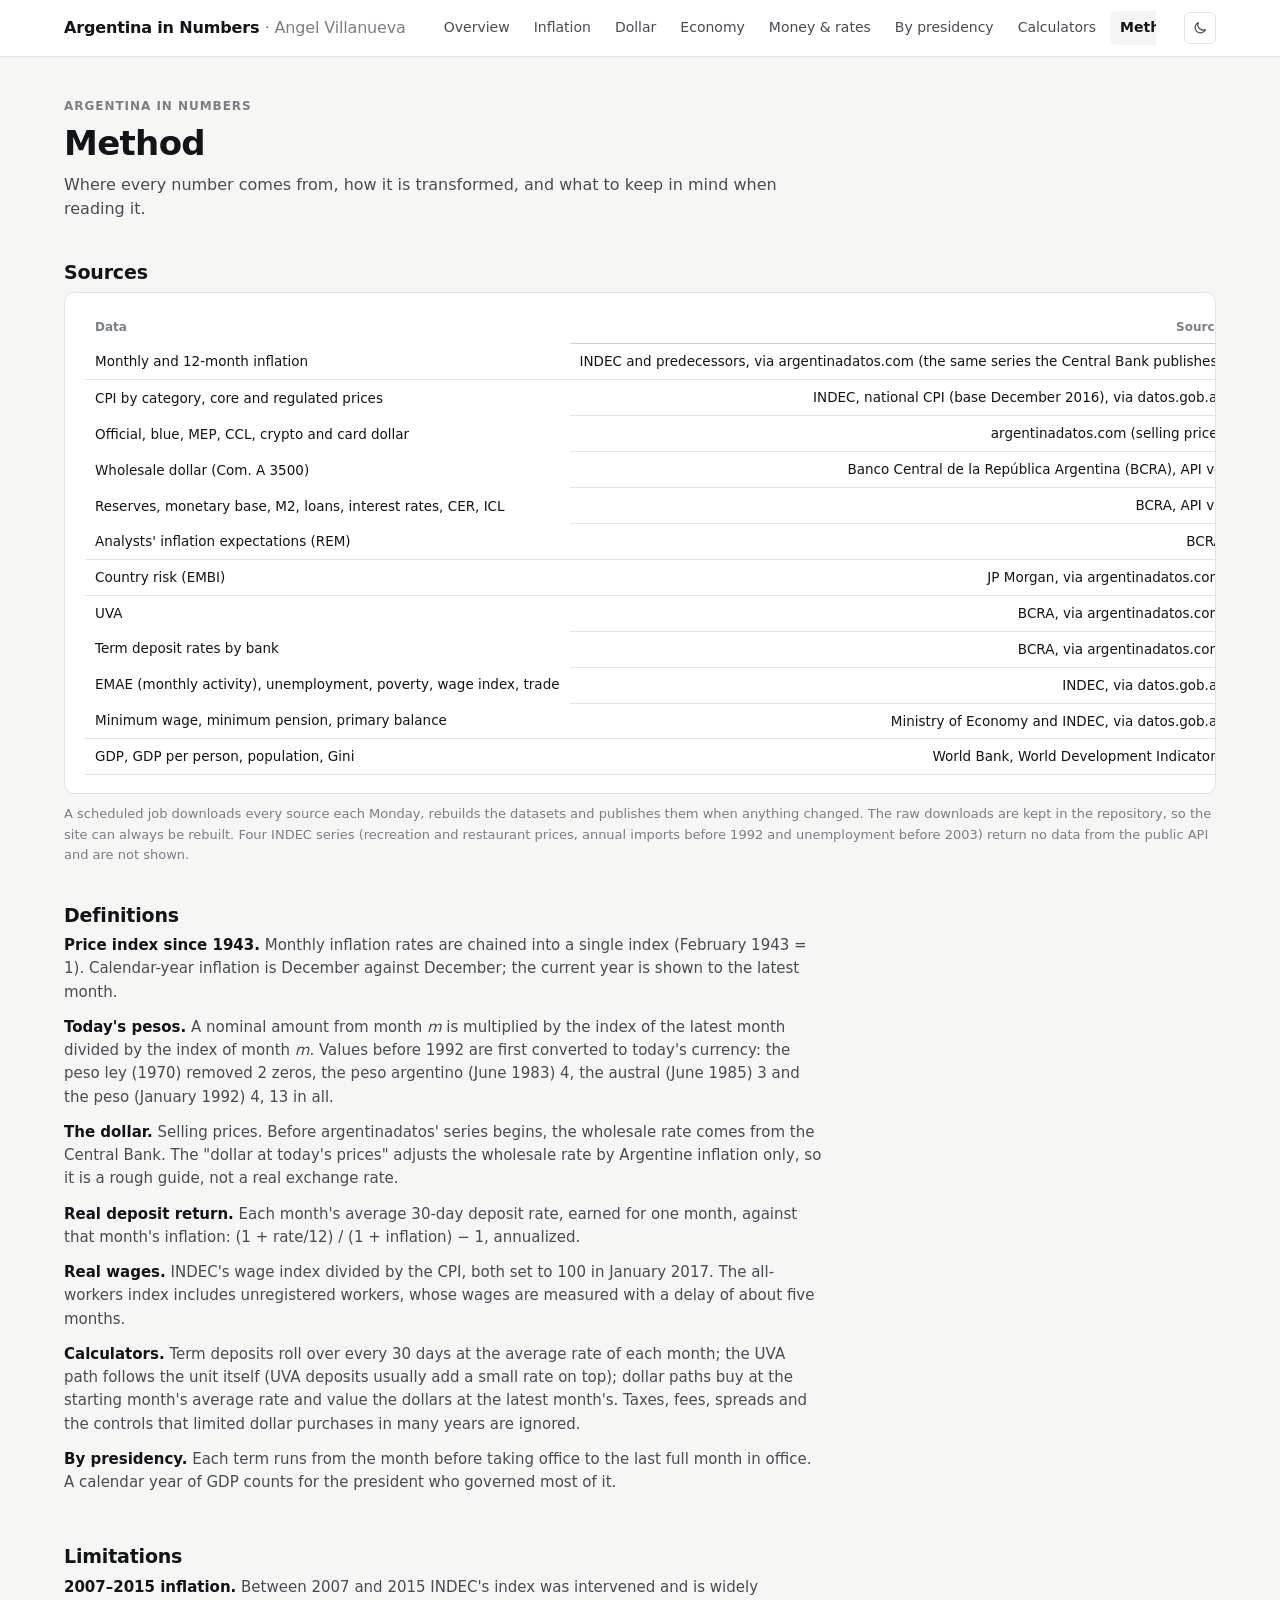
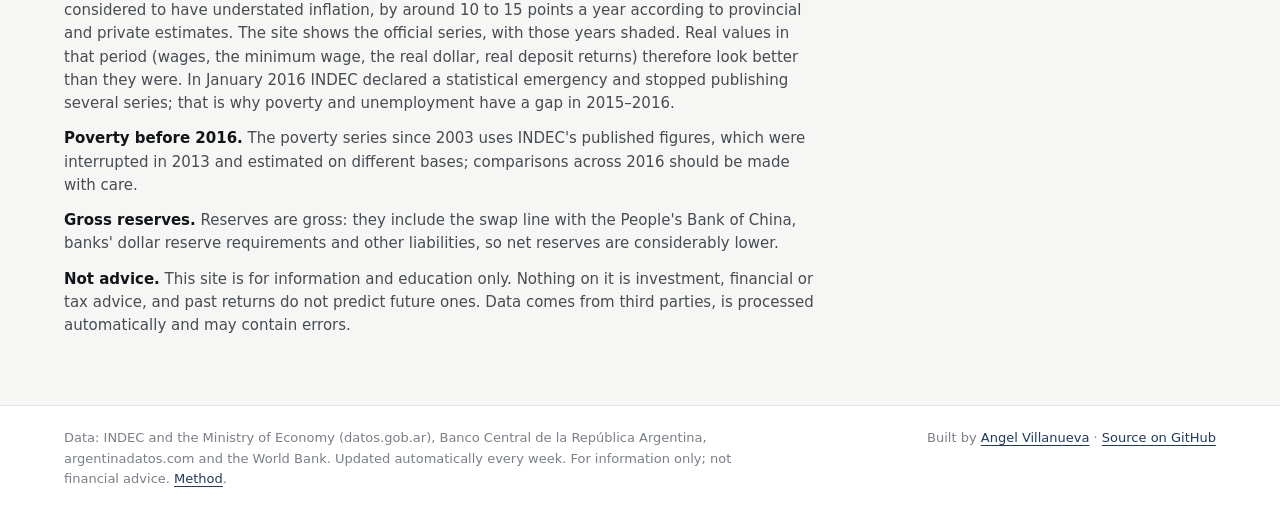
<file: method/index.html>
<!doctype html>
<html lang="en" data-root="..">
<head>
  <meta charset="utf-8">
  <meta name="viewport" content="width=device-width, initial-scale=1">
  <title>Method · Argentina in Numbers</title>
  <meta name="description" content="Sources, definitions and limitations of Argentina in Numbers: INDEC, the Central Bank, argentinadatos.com and the World Bank; currency changes, the 2007-2015 CPI and how real values are computed.">
  <link rel="icon" href="data:image/svg+xml,%3Csvg xmlns='http://www.w3.org/2000/svg' viewBox='0 0 64 64'%3E%3Crect width='64' height='64' rx='12' fill='%2374acdf'/%3E%3Crect y='21' width='64' height='22' fill='white'/%3E%3Ccircle cx='32' cy='32' r='6' fill='%23f6b40e'/%3E%3C/svg%3E">
  <link rel="stylesheet" href="../assets/theme.css">
</head>
<body>
  <main>
    <div class="wrap">
      <header class="page-head">
        <p class="eyebrow">Argentina in Numbers</p>
        <h1>Method</h1>
        <p class="lede">Where every number comes from, how it is transformed, and what to keep in mind when reading it.</p>
      </header>

      <section class="block">
        <h2>Sources</h2>
        <div class="card table-scroll">
          <table class="data">
            <thead><tr><th>Data</th><th>Source</th><th>Starts</th><th>Frequency</th></tr></thead>
            <tbody>
              <tr><td>Monthly and 12-month inflation</td><td>INDEC and predecessors, via argentinadatos.com (the same series the Central Bank publishes)</td><td>1943</td><td>Monthly</td></tr>
              <tr><td>CPI by category, core and regulated prices</td><td>INDEC, national CPI (base December 2016), via datos.gob.ar</td><td>2016</td><td>Monthly</td></tr>
              <tr><td>Official, blue, MEP, CCL, crypto and card dollar</td><td>argentinadatos.com (selling price)</td><td>2011 to 2023, by rate</td><td>Daily</td></tr>
              <tr><td>Wholesale dollar (Com. A 3500)</td><td>Banco Central de la República Argentina (BCRA), API v4</td><td>2002</td><td>Daily</td></tr>
              <tr><td>Reserves, monetary base, M2, loans, interest rates, CER, ICL</td><td>BCRA, API v4</td><td>1985 to 2015, by series</td><td>Daily</td></tr>
              <tr><td>Analysts' inflation expectations (REM)</td><td>BCRA</td><td>2004</td><td>Monthly</td></tr>
              <tr><td>Country risk (EMBI)</td><td>JP Morgan, via argentinadatos.com</td><td>1999</td><td>Daily</td></tr>
              <tr><td>UVA</td><td>BCRA, via argentinadatos.com</td><td>2016</td><td>Daily</td></tr>
              <tr><td>Term deposit rates by bank</td><td>BCRA, via argentinadatos.com</td><td>Latest</td><td>—</td></tr>
              <tr><td>EMAE (monthly activity), unemployment, poverty, wage index, trade</td><td>INDEC, via datos.gob.ar</td><td>1910 to 2016, by series</td><td>Monthly to half-yearly</td></tr>
              <tr><td>Minimum wage, minimum pension, primary balance</td><td>Ministry of Economy and INDEC, via datos.gob.ar</td><td>1965 to 2016, by series</td><td>Monthly</td></tr>
              <tr><td>GDP, GDP per person, population, Gini</td><td>World Bank, World Development Indicators</td><td>1960</td><td>Yearly</td></tr>
            </tbody>
          </table>
        </div>
        <p class="note">A scheduled job downloads every source each Monday, rebuilds the datasets and publishes them when anything changed. The raw downloads are kept in the repository, so the site can always be rebuilt. Four INDEC series (recreation and restaurant prices, annual imports before 1992 and unemployment before 2003) return no data from the public API and are not shown.</p>
      </section>

      <section class="block">
        <h2>Definitions</h2>
        <div class="prose">
          <p><strong>Price index since 1943.</strong> Monthly inflation rates are chained into a single index (February 1943 = 1). Calendar-year inflation is December against December; the current year is shown to the latest month.</p>
          <p><strong>Today's pesos.</strong> A nominal amount from month <em>m</em> is multiplied by the index of the latest month divided by the index of month <em>m</em>. Values before 1992 are first converted to today's currency: the peso ley (1970) removed 2 zeros, the peso argentino (June 1983) 4, the austral (June 1985) 3 and the peso (January 1992) 4, 13 in all.</p>
          <p><strong>The dollar.</strong> Selling prices. Before argentinadatos' series begins, the wholesale rate comes from the Central Bank. The "dollar at today's prices" adjusts the wholesale rate by Argentine inflation only, so it is a rough guide, not a real exchange rate.</p>
          <p><strong>Real deposit return.</strong> Each month's average 30-day deposit rate, earned for one month, against that month's inflation: (1 + rate/12) / (1 + inflation) − 1, annualized.</p>
          <p><strong>Real wages.</strong> INDEC's wage index divided by the CPI, both set to 100 in January 2017. The all-workers index includes unregistered workers, whose wages are measured with a delay of about five months.</p>
          <p><strong>Calculators.</strong> Term deposits roll over every 30 days at the average rate of each month; the UVA path follows the unit itself (UVA deposits usually add a small rate on top); dollar paths buy at the starting month's average rate and value the dollars at the latest month's. Taxes, fees, spreads and the controls that limited dollar purchases in many years are ignored.</p>
          <p><strong>By presidency.</strong> Each term runs from the month before taking office to the last full month in office. A calendar year of GDP counts for the president who governed most of it.</p>
        </div>
      </section>

      <section class="block">
        <h2>Limitations</h2>
        <div class="prose">
          <p><strong>2007–2015 inflation.</strong> Between 2007 and 2015 INDEC's index was intervened and is widely considered to have understated inflation, by around 10 to 15 points a year according to provincial and private estimates. The site shows the official series, with those years shaded. Real values in that period (wages, the minimum wage, the real dollar, real deposit returns) therefore look better than they were. In January 2016 INDEC declared a statistical emergency and stopped publishing several series; that is why poverty and unemployment have a gap in 2015–2016.</p>
          <p><strong>Poverty before 2016.</strong> The poverty series since 2003 uses INDEC's published figures, which were interrupted in 2013 and estimated on different bases; comparisons across 2016 should be made with care.</p>
          <p><strong>Gross reserves.</strong> Reserves are gross: they include the swap line with the People's Bank of China, banks' dollar reserve requirements and other liabilities, so net reserves are considerably lower.</p>
          <p><strong>Not advice.</strong> This site is for information and education only. Nothing on it is investment, financial or tax advice, and past returns do not predict future ones. Data comes from third parties, is processed automatically and may contain errors.</p>
        </div>
      </section>
    </div>
  </main>

  <script src="../assets/vendor/d3.v7.9.0.min.js"></script>
  <script src="../assets/core.js"></script>
  <script src="../assets/ar.js"></script>
  <script>MH.shell("method");</script>
</body>
</html>
</file>
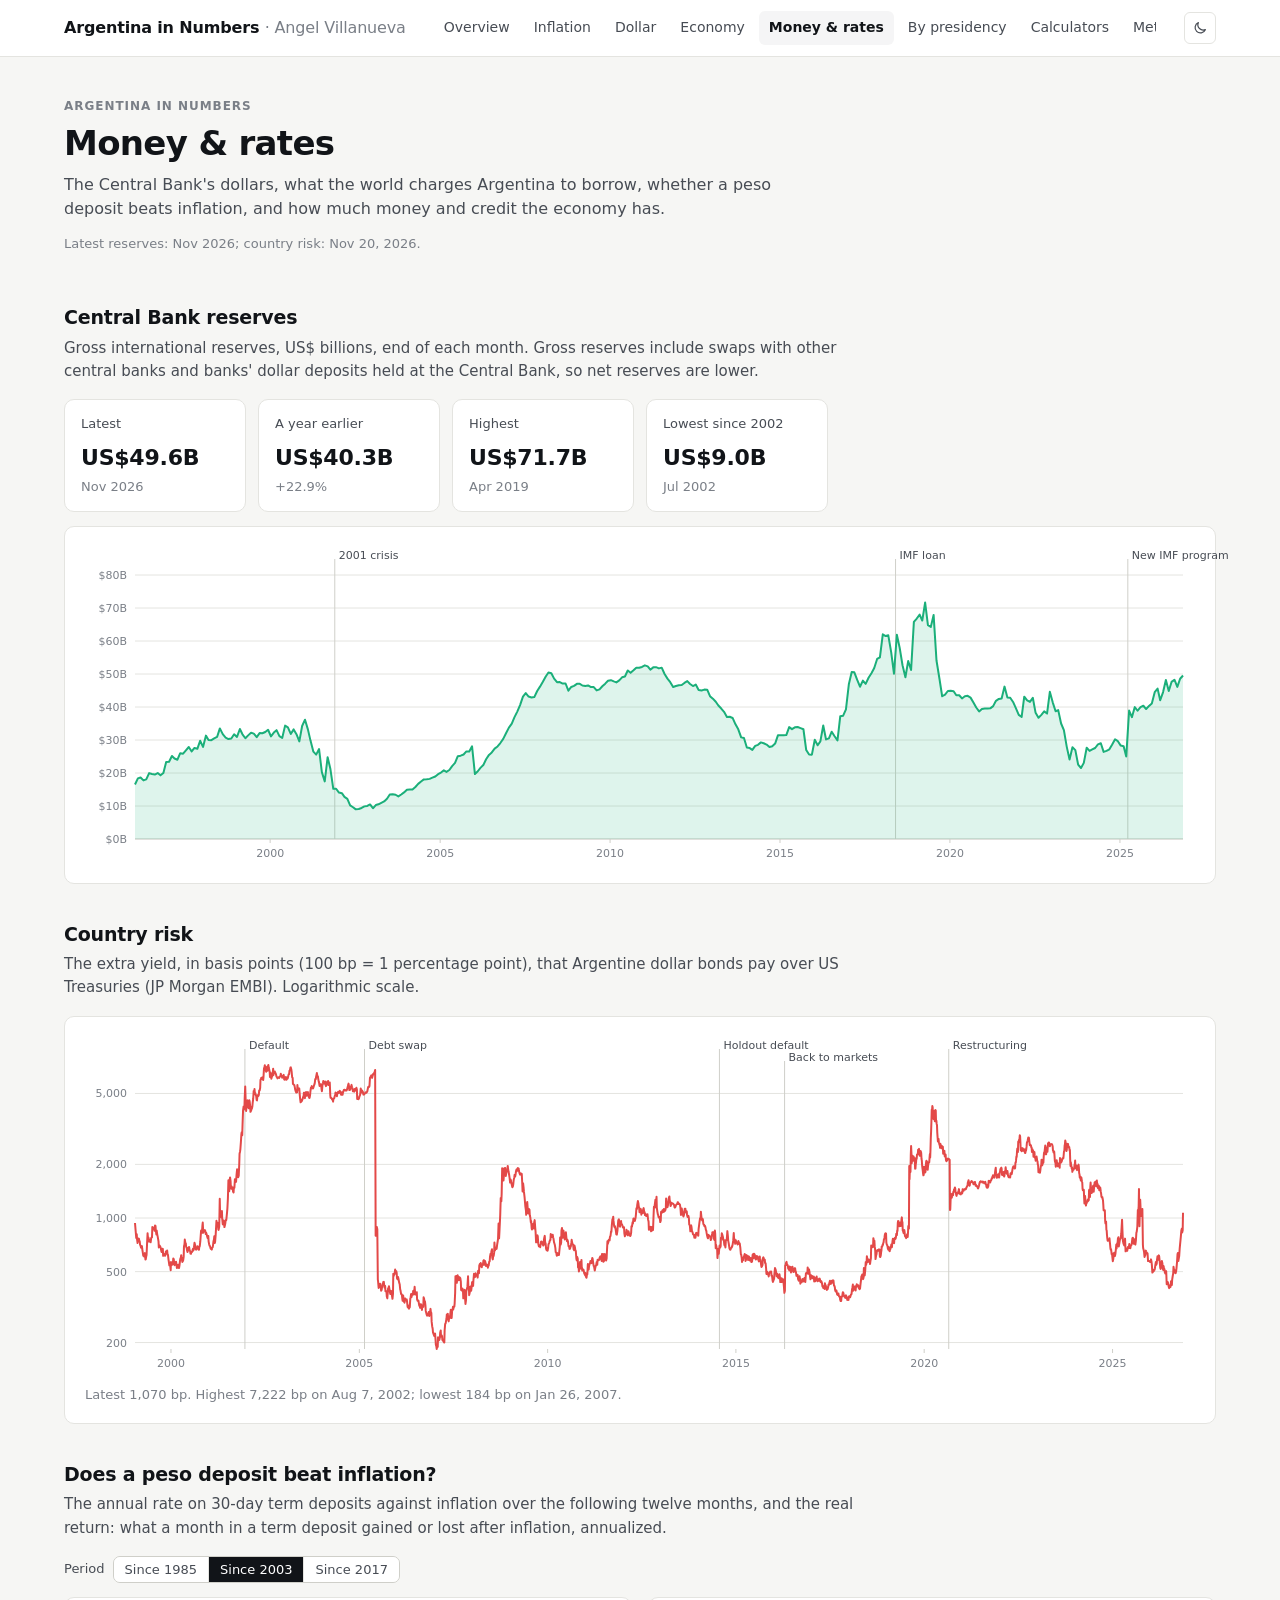
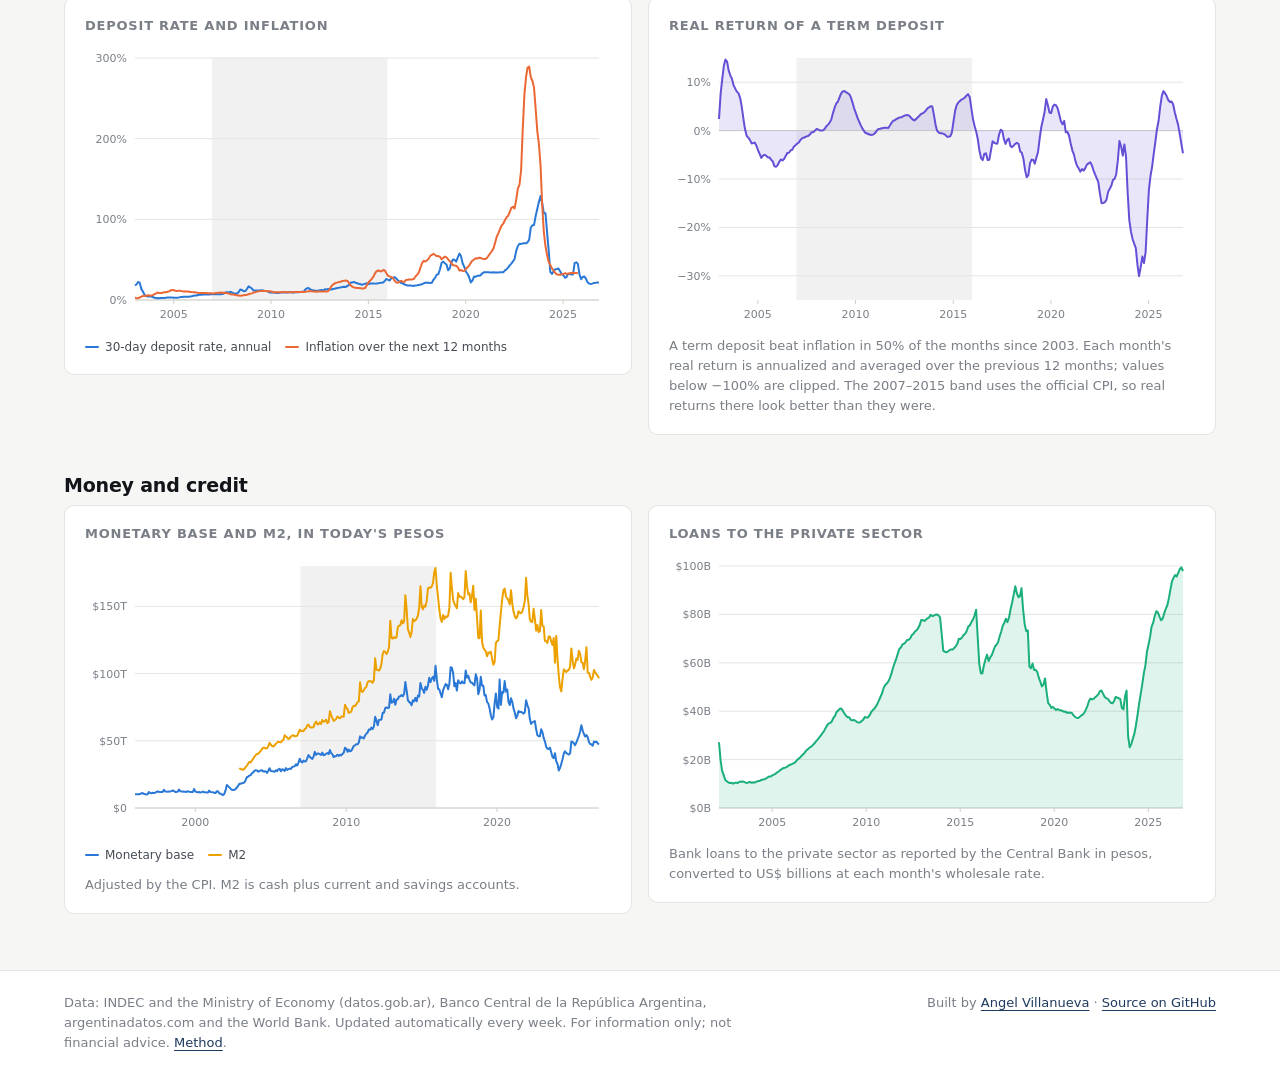
<file: money/index.html>
<!doctype html>
<html lang="en" data-root="..">
<head>
  <meta charset="utf-8">
  <meta name="viewport" content="width=device-width, initial-scale=1">
  <title>Money &amp; Rates · Argentina in Numbers</title>
  <meta name="description" content="Argentina's Central Bank reserves since 1996, country risk since 1999, interest rates against inflation since 1985, real deposit returns, the monetary base, M2 and credit to the private sector.">
  <link rel="icon" href="data:image/svg+xml,%3Csvg xmlns='http://www.w3.org/2000/svg' viewBox='0 0 64 64'%3E%3Crect width='64' height='64' rx='12' fill='%2374acdf'/%3E%3Crect y='21' width='64' height='22' fill='white'/%3E%3Ccircle cx='32' cy='32' r='6' fill='%23f6b40e'/%3E%3C/svg%3E">
  <link rel="stylesheet" href="../assets/theme.css">
</head>
<body>
  <main>
    <div class="wrap">
      <header class="page-head">
        <p class="eyebrow">Argentina in Numbers</p>
        <h1>Money &amp; rates</h1>
        <p class="lede">The Central Bank's dollars, what the world charges Argentina to borrow, whether a peso deposit beats inflation, and how much money and credit the economy has.</p>
        <p class="updated" id="updated"></p>
      </header>

      <section class="block">
        <h2>Central Bank reserves</h2>
        <p class="sub">Gross international reserves, US$ billions, end of each month. Gross reserves include swaps with other central banks and banks' dollar deposits held at the Central Bank, so net reserves are lower.</p>
        <div class="tiles" id="res-tiles"></div>
        <div class="card" style="margin-top:14px"><div class="chart" id="reserves"></div></div>
      </section>

      <section class="block">
        <h2>Country risk</h2>
        <p class="sub">The extra yield, in basis points (100 bp = 1 percentage point), that Argentine dollar bonds pay over US Treasuries (JP Morgan EMBI). Logarithmic scale.</p>
        <div class="card"><div class="chart" id="risk"></div><p class="note" id="risk-note"></p></div>
      </section>

      <section class="block">
        <h2>Does a peso deposit beat inflation?</h2>
        <p class="sub">The annual rate on 30-day term deposits against inflation over the following twelve months, and the real return: what a month in a term deposit gained or lost after inflation, annualized.</p>
        <div class="controls"><span class="control">Period <span id="rate-period"></span></span></div>
        <div class="grid-2">
          <div class="card"><h3>Deposit rate and inflation</h3><div class="chart" id="rates"></div><div id="rates-legend"></div></div>
          <div class="card"><h3>Real return of a term deposit</h3><div class="chart" id="realrate"></div><p class="note" id="real-note"></p></div>
        </div>
      </section>

      <section class="block">
        <h2>Money and credit</h2>
        <div class="grid-2">
          <div class="card"><h3>Monetary base and M2, in today's pesos</h3><div class="chart" id="moneyreal"></div><div id="money-legend"></div><p class="note">Adjusted by the CPI. M2 is cash plus current and savings accounts.</p></div>
          <div class="card"><h3>Loans to the private sector</h3><div class="chart" id="loans"></div><p class="note">Bank loans to the private sector as reported by the Central Bank in pesos, converted to US$ billions at each month's wholesale rate.</p></div>
        </div>
      </section>
    </div>
  </main>

  <script src="../assets/vendor/d3.v7.9.0.min.js"></script>
  <script src="../assets/core.js"></script>
  <script src="../assets/ar.js"></script>
  <script src="../assets/pages/money.js"></script>
</body>
</html>
</file>
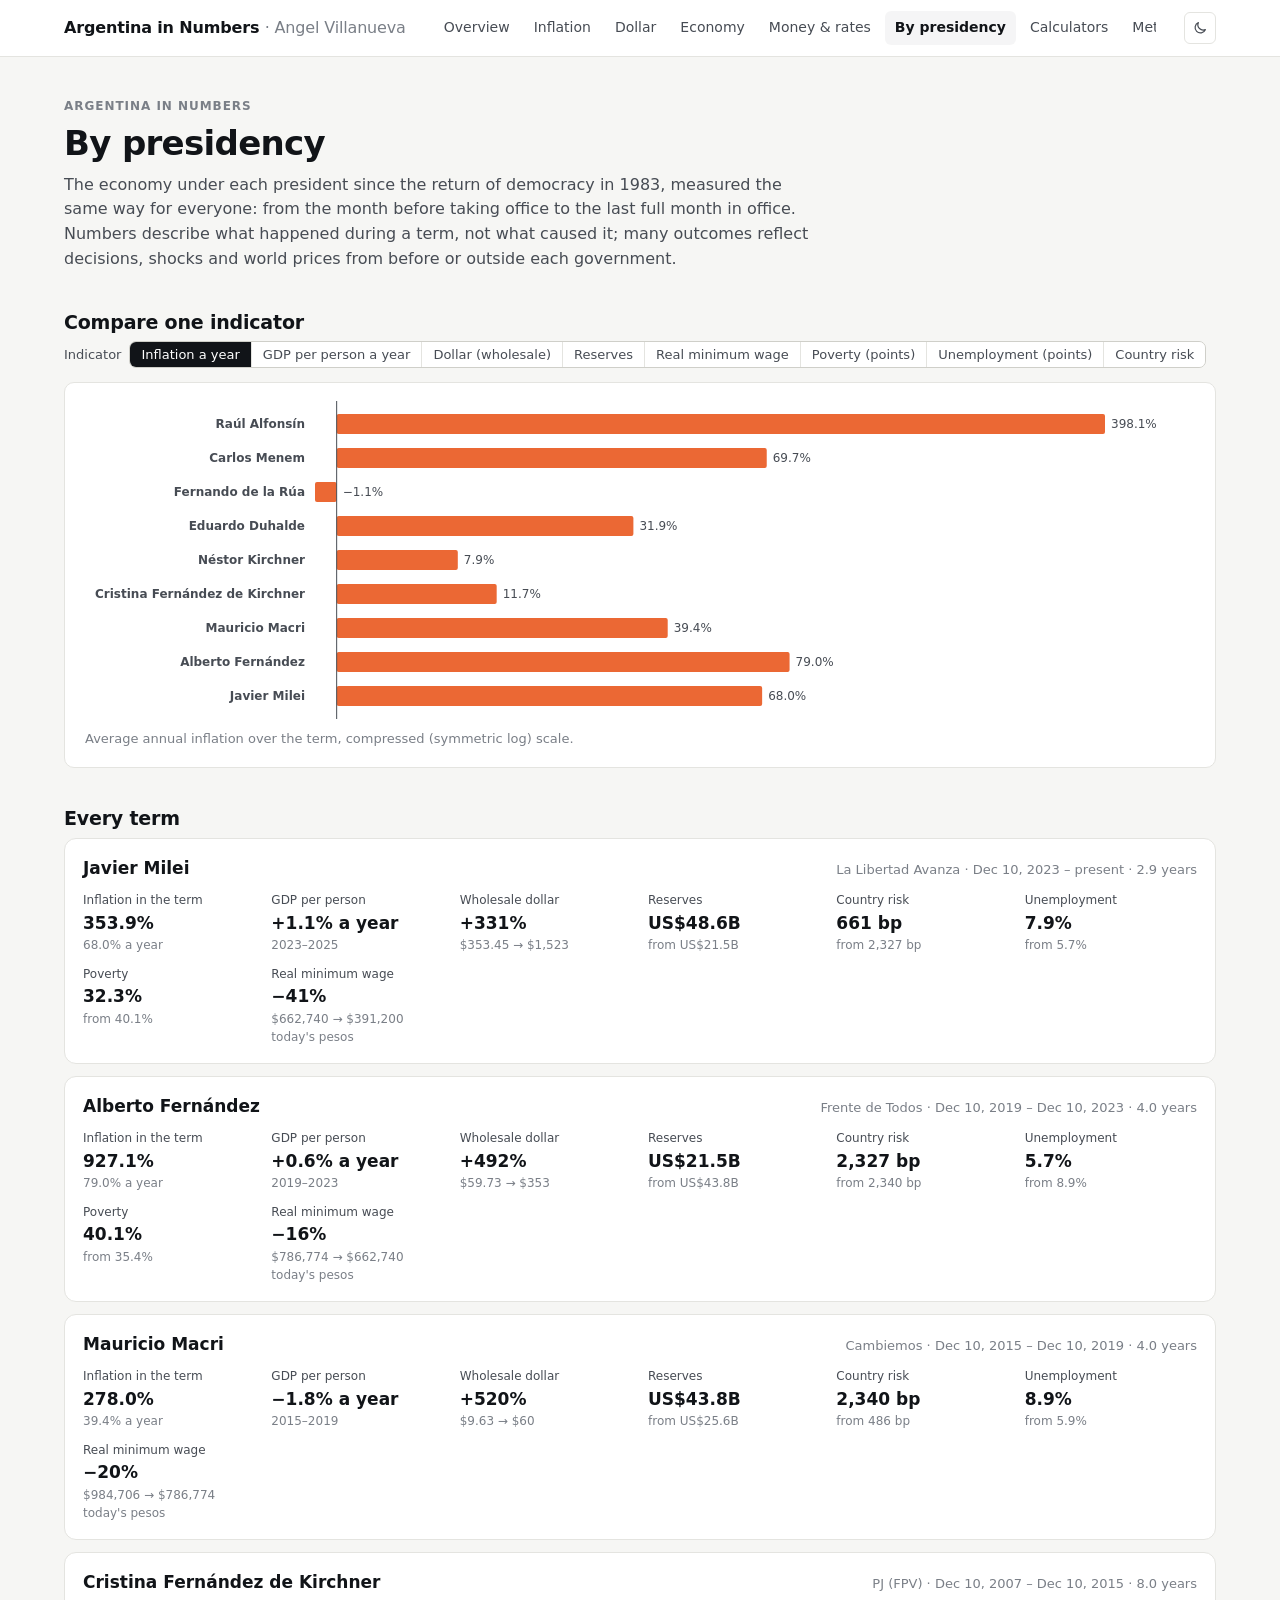
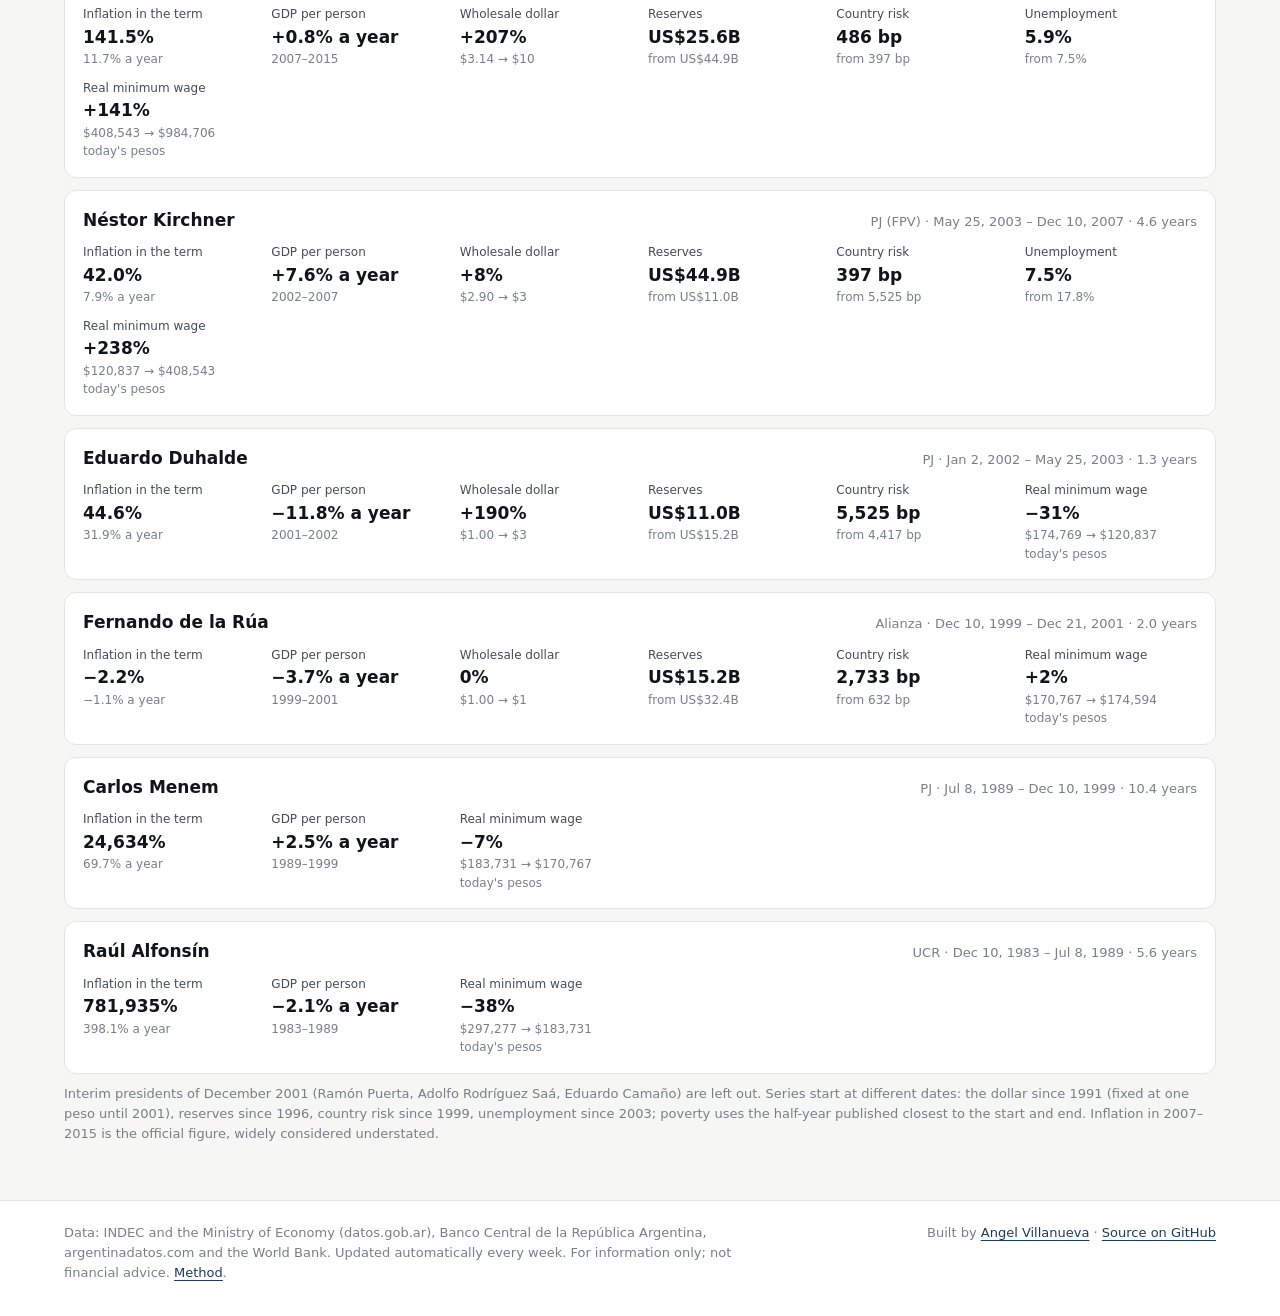
<file: presidents/index.html>
<!doctype html>
<html lang="en" data-root="..">
<head>
  <meta charset="utf-8">
  <meta name="viewport" content="width=device-width, initial-scale=1">
  <title>By Presidency · Argentina in Numbers</title>
  <meta name="description" content="Argentina's economy under each president since 1983: inflation, GDP per person, the dollar, reserves, country risk, unemployment, poverty and the real minimum wage at the start and end of every term.">
  <link rel="icon" href="data:image/svg+xml,%3Csvg xmlns='http://www.w3.org/2000/svg' viewBox='0 0 64 64'%3E%3Crect width='64' height='64' rx='12' fill='%2374acdf'/%3E%3Crect y='21' width='64' height='22' fill='white'/%3E%3Ccircle cx='32' cy='32' r='6' fill='%23f6b40e'/%3E%3C/svg%3E">
  <link rel="stylesheet" href="../assets/theme.css">
  <style>
    .pres { display: grid; gap: 12px; }
    .pres-card { background: var(--surface); border: 1px solid var(--line); border-radius: 12px; padding: 16px 18px; }
    .pres-head { display: flex; flex-wrap: wrap; justify-content: space-between; gap: 4px 16px; align-items: baseline; margin-bottom: 10px; }
    .pres-head h3 { margin: 0; font-size: 17px; text-transform: none; letter-spacing: 0; color: var(--ink); }
    .pres-head span { color: var(--muted); font-size: 13px; }
    .pres-grid { display: grid; grid-template-columns: repeat(auto-fill, minmax(150px, 1fr)); gap: 10px 16px; }
    .pres-grid div { min-width: 0; }
    .pres-grid .l { font-size: 12px; color: var(--ink-2); }
    .pres-grid .v { font-size: 17px; font-weight: 650; font-variant-numeric: tabular-nums; }
    .pres-grid .s { font-size: 12px; color: var(--muted); font-variant-numeric: tabular-nums; }
    #compare svg { display: block; width: 100%; height: auto; }
    #compare text { font: 12px var(--sans); fill: var(--ink-2); font-variant-numeric: tabular-nums; }
  </style>
</head>
<body>
  <main>
    <div class="wrap">
      <header class="page-head">
        <p class="eyebrow">Argentina in Numbers</p>
        <h1>By presidency</h1>
        <p class="lede">The economy under each president since the return of democracy in 1983, measured the same way for everyone: from the month before taking office to the last full month in office. Numbers describe what happened during a term, not what caused it; many outcomes reflect decisions, shocks and world prices from before or outside each government.</p>
      </header>

      <section class="block">
        <h2>Compare one indicator</h2>
        <div class="controls"><span class="control">Indicator <span id="metric"></span></span></div>
        <div class="card"><div id="compare"></div><p class="note" id="compare-note"></p></div>
      </section>

      <section class="block">
        <h2>Every term</h2>
        <div class="pres" id="list"></div>
        <p class="note">Interim presidents of December 2001 (Ramón Puerta, Adolfo Rodríguez Saá, Eduardo Camaño) are left out. Series start at different dates: the dollar since 1991 (fixed at one peso until 2001), reserves since 1996, country risk since 1999, unemployment since 2003; poverty uses the half-year published closest to the start and end. Inflation in 2007–2015 is the official figure, widely considered understated.</p>
      </section>
    </div>
  </main>

  <script src="../assets/vendor/d3.v7.9.0.min.js"></script>
  <script src="../assets/core.js"></script>
  <script src="../assets/ar.js"></script>
  <script src="../assets/pages/presidents.js"></script>
</body>
</html>
</file>
<file: assets/theme.css>
/* World Atlas — shared styles (same system as Market History) */

:root {
  color-scheme: light;
  --bg: #f6f6f4;
  --surface: #ffffff;
  --ink: #111418;
  --ink-2: #474c54;
  --muted: #7a7f87;
  --line: #e4e4e0;
  --line-2: #cfcfc9;
  --accent: #1f3a5f;
  --accent-ink: #ffffff;
  --hover: rgba(17, 20, 24, 0.04);

  /* Returns: blue for gains, red for losses, three steps per side */
  --pos-1: #dbe8f8; --pos-2: #9ec5f4; --pos-3: #2a78d6;
  --neg-1: #f9dedb; --neg-2: #f0a59d; --neg-3: #d03b3b;
  --pos-ink: #1c5cab; --neg-ink: #b42f2f;
  --on-strong: #ffffff;
  --recession: rgba(17, 20, 24, 0.06);

  /* Categorical series, fixed order */
  --s1: #2a78d6; --s2: #eb6834; --s3: #1baf7a; --s4: #eda100;
  --s5: #e87ba4; --s6: #008300; --s7: #6250d6; --s8: #e34948;

  --sans: system-ui, -apple-system, "Segoe UI", Roboto, "Helvetica Neue", Arial, sans-serif;
}

@media (prefers-color-scheme: dark) {
  :root:not([data-theme="light"]) {
    color-scheme: dark;
    --bg: #0f1012;
    --surface: #17181b;
    --ink: #eeeeea;
    --ink-2: #c1c1ba;
    --muted: #8d8d87;
    --line: #2a2b2f;
    --line-2: #3a3b40;
    --accent: #8db4e8;
    --accent-ink: #0d1726;
    --hover: rgba(255, 255, 255, 0.05);
    --pos-1: #1d2d42; --pos-2: #255592; --pos-3: #3987e5;
    --neg-1: #3a2021; --neg-2: #8a3533; --neg-3: #e66767;
    --pos-ink: #7fb0ec; --neg-ink: #ee8a88;
    --on-strong: #0f1012;
    --recession: rgba(255, 255, 255, 0.06);
    --s1: #3987e5; --s2: #d95926; --s3: #199e70; --s4: #c98500;
    --s5: #d55181; --s6: #008300; --s7: #9085e9; --s8: #e66767;
  }
}
:root[data-theme="dark"] {
  color-scheme: dark;
  --bg: #0f1012;
  --surface: #17181b;
  --ink: #eeeeea;
  --ink-2: #c1c1ba;
  --muted: #8d8d87;
  --line: #2a2b2f;
  --line-2: #3a3b40;
  --accent: #8db4e8;
  --accent-ink: #0d1726;
  --hover: rgba(255, 255, 255, 0.05);
  --pos-1: #1d2d42; --pos-2: #255592; --pos-3: #3987e5;
  --neg-1: #3a2021; --neg-2: #8a3533; --neg-3: #e66767;
  --pos-ink: #7fb0ec; --neg-ink: #ee8a88;
  --on-strong: #0f1012;
  --recession: rgba(255, 255, 255, 0.06);
  --s1: #3987e5; --s2: #d95926; --s3: #199e70; --s4: #c98500;
  --s5: #d55181; --s6: #008300; --s7: #9085e9; --s8: #e66767;
}

* { box-sizing: border-box; }
html { -webkit-text-size-adjust: 100%; }
body {
  margin: 0;
  background: var(--bg);
  color: var(--ink);
  font: 15px/1.55 var(--sans);
  -webkit-font-smoothing: antialiased;
}
a { color: var(--accent); text-underline-offset: 3px; }
:focus-visible { outline: 2px solid var(--accent); outline-offset: 2px; border-radius: 3px; }
.wrap { max-width: 1200px; margin: 0 auto; padding: 0 24px; }
.num, table { font-variant-numeric: tabular-nums; }
.pos { color: var(--pos-ink); }
.neg { color: var(--neg-ink); }
.muted { color: var(--muted); }

/* ---------- header ---------- */
.topbar { background: var(--surface); border-bottom: 1px solid var(--line); }
.topbar-inner { display: flex; align-items: center; gap: 28px; height: 56px; }
.brand { color: var(--ink); text-decoration: none; font-weight: 650; letter-spacing: -0.01em; font-size: 16px; white-space: nowrap; }
.brand span { color: var(--muted); font-weight: 400; }
.nav { display: flex; gap: 4px; margin: 0 auto 0 0; padding: 0; list-style: none; overflow-x: auto; scrollbar-width: none; min-width: 0; }
.nav a {
  display: block; padding: 6px 10px; border-radius: 6px;
  color: var(--ink-2); text-decoration: none; font-size: 14px; white-space: nowrap;
}
.nav a:hover { background: var(--hover); color: var(--ink); }
.nav a[aria-current="page"] { color: var(--ink); font-weight: 600; background: var(--hover); }
.theme-toggle {
  flex-shrink: 0; width: 32px; height: 32px; border-radius: 6px; cursor: pointer;
  border: 1px solid var(--line); background: transparent; color: var(--ink-2);
  display: grid; place-items: center;
}
.theme-toggle svg { width: 16px; height: 16px; }

/* ---------- page head ---------- */
.page-head { padding: 40px 0 8px; }
.eyebrow { font-size: 12px; font-weight: 600; letter-spacing: 0.08em; text-transform: uppercase; color: var(--muted); margin: 0 0 8px; }
h1 { font-size: clamp(26px, 3.4vw, 34px); line-height: 1.15; font-weight: 650; letter-spacing: -0.02em; margin: 0 0 10px; }
.lede { max-width: 760px; color: var(--ink-2); font-size: 16px; margin: 0; }
.updated { color: var(--muted); font-size: 13px; margin-top: 12px; }

section.block { padding: 28px 0 8px; }
h2 { font-size: 19px; font-weight: 650; letter-spacing: -0.01em; margin: 0 0 4px; }
.sub { color: var(--ink-2); margin: 0 0 16px; max-width: 820px; }
h3 { font-size: 13px; font-weight: 600; letter-spacing: 0.06em; text-transform: uppercase; color: var(--muted); margin: 0 0 10px; }

.card {
  background: var(--surface); border: 1px solid var(--line); border-radius: 10px;
  padding: 18px 20px;
}
.card + .card { margin-top: 16px; }
.grid-2 { display: grid; grid-template-columns: 1fr 1fr; gap: 16px; }
.grid-3 { display: grid; grid-template-columns: repeat(3, 1fr); gap: 16px; }
.note { color: var(--muted); font-size: 13px; margin: 10px 0 0; }

/* ---------- controls ---------- */
.controls { display: flex; flex-wrap: wrap; align-items: center; gap: 10px 18px; margin: 0 0 14px; }
.control { display: flex; align-items: center; gap: 8px; font-size: 13px; color: var(--ink-2); }
.seg { display: inline-flex; border: 1px solid var(--line-2); border-radius: 7px; overflow: hidden; flex-wrap: wrap; }
.seg button {
  font: 500 13px var(--sans); padding: 5px 11px; border: 0; cursor: pointer;
  background: var(--surface); color: var(--ink-2); border-right: 1px solid var(--line);
}
.seg button:last-child { border-right: 0; }
.seg button:hover { background: var(--hover); }
.seg button[aria-pressed="true"] { background: var(--ink); color: var(--surface); }
select {
  font: 500 13px var(--sans); color: var(--ink); background: var(--surface);
  border: 1px solid var(--line-2); border-radius: 7px; padding: 5px 28px 5px 10px;
  appearance: none; cursor: pointer;
  background-image: linear-gradient(45deg, transparent 50%, var(--muted) 50%), linear-gradient(135deg, var(--muted) 50%, transparent 50%);
  background-position: calc(100% - 14px) 50%, calc(100% - 10px) 50%;
  background-size: 4px 4px; background-repeat: no-repeat;
}
.chips { display: flex; flex-wrap: wrap; gap: 6px; }
.chip {
  display: inline-flex; align-items: center; gap: 7px; cursor: pointer;
  font: 500 13px var(--sans); padding: 4px 10px; border-radius: 99px;
  border: 1px solid var(--line-2); background: var(--surface); color: var(--muted);
}
.chip i { width: 12px; height: 2px; border-radius: 1px; background: var(--line-2); }
.chip[aria-pressed="true"] { color: var(--ink); border-color: var(--ink-2); }
.chip:disabled { opacity: 0.4; cursor: not-allowed; }

/* ---------- stat tiles ---------- */
.tiles { display: grid; grid-template-columns: repeat(auto-fill, minmax(170px, 1fr)); gap: 12px; }
.tile { background: var(--surface); border: 1px solid var(--line); border-radius: 10px; padding: 14px 16px; }
.tile .label { font-size: 13px; color: var(--ink-2); margin: 0 0 6px; }
.tile .value { font-size: 22px; font-weight: 600; letter-spacing: -0.01em; }
.tile .delta { font-size: 13px; margin-top: 2px; }
.tile .delta span { color: var(--muted); }

/* ---------- tables ---------- */
.table-scroll { overflow-x: auto; -webkit-overflow-scrolling: touch; }
table.data { border-collapse: collapse; width: 100%; font-size: 13.5px; }
table.data th, table.data td { padding: 7px 10px; text-align: right; white-space: nowrap; border-bottom: 1px solid var(--line); }
table.data th:first-child, table.data td:first-child { text-align: left; }
table.data thead th { font-weight: 600; color: var(--muted); font-size: 12px; border-bottom: 1px solid var(--line-2); vertical-align: bottom; }
table.data thead th[data-sort] { cursor: pointer; user-select: none; }
table.data thead th[aria-sort="descending"]::after { content: " ↓"; }
table.data thead th[aria-sort="ascending"]::after { content: " ↑"; }
table.data tbody tr:hover { background: var(--hover); }
table.data tr.group-row td { background: var(--bg); font-size: 12px; font-weight: 600; color: var(--muted); letter-spacing: 0.04em; text-transform: uppercase; padding-top: 14px; }
.name-cell small { display: block; color: var(--muted); font-size: 12px; }

/* heatmap of returns */
table.heat { border-collapse: separate; border-spacing: 2px; font-size: 12px; }
table.heat th, table.heat td { padding: 0; height: 26px; min-width: 52px; text-align: center; white-space: nowrap; }
table.heat thead th { font-weight: 600; color: var(--muted); font-size: 11.5px; padding: 0 4px 4px; vertical-align: bottom; line-height: 1.2; white-space: normal; max-width: 72px; }
table.heat tbody th {
  position: sticky; left: 0; z-index: 1; background: var(--surface);
  text-align: left; font-weight: 600; padding: 0 10px 0 2px; min-width: 44px;
}
table.heat td { border-radius: 3px; cursor: default; }
table.heat td.empty { background: transparent; }
table.heat td:hover { outline: 1.5px solid var(--ink); outline-offset: -1px; }
table.heat tfoot th, table.heat tfoot td { font-size: 11.5px; color: var(--ink-2); padding-top: 6px; }
table.heat tfoot th { position: sticky; left: 0; background: var(--surface); text-align: left; }
.r-n3 { background: var(--neg-3); color: var(--on-strong); }
.r-n2 { background: var(--neg-2); color: var(--ink); }
.r-n1 { background: var(--neg-1); color: var(--ink); }
.r-p1 { background: var(--pos-1); color: var(--ink); }
.r-p2 { background: var(--pos-2); color: var(--ink); }
.r-p3 { background: var(--pos-3); color: var(--on-strong); }
.ytd-mark { font-weight: 400; color: var(--muted); }

.legend { display: flex; flex-wrap: wrap; align-items: center; gap: 4px 14px; font-size: 12px; color: var(--ink-2); margin: 12px 0 0; }
.legend .key { display: inline-flex; align-items: center; gap: 6px; }
.legend .sw { width: 14px; height: 10px; border-radius: 2px; display: inline-block; }
.legend .ln { width: 14px; height: 2px; border-radius: 1px; display: inline-block; }

/* ---------- charts ---------- */
.chart { position: relative; width: 100%; }
.chart svg { display: block; width: 100%; height: auto; overflow: visible; }
.chart text { font: 11px var(--sans); fill: var(--muted); font-variant-numeric: tabular-nums; }
.chart .grid line { stroke: var(--line); }
.chart .axis path { display: none; }
.chart .axis line { stroke: var(--line-2); }
.chart .baseline { stroke: var(--line-2); }
.chart .annot text { fill: var(--ink-2); font-size: 11px; }
.chart .annot line { stroke: var(--line-2); }
.chart .crosshair { stroke: var(--ink-2); stroke-width: 1; pointer-events: none; }
.tooltip {
  position: fixed; z-index: 50; pointer-events: none; min-width: 140px; max-width: 280px;
  background: var(--surface); color: var(--ink); border: 1px solid var(--line-2); border-radius: 8px;
  padding: 8px 10px; font-size: 12.5px; box-shadow: 0 6px 20px rgba(0, 0, 0, 0.12);
  font-variant-numeric: tabular-nums; opacity: 0; transition: opacity 0.08s;
}
.tooltip.show { opacity: 1; }
.tooltip .tt-title { color: var(--muted); font-size: 12px; margin-bottom: 4px; }
.tooltip .tt-row { display: flex; align-items: center; gap: 8px; }
.tooltip .tt-row i { width: 10px; height: 2px; border-radius: 1px; flex-shrink: 0; }
.tooltip .tt-row b { font-weight: 600; min-width: 56px; }
.tooltip .tt-row span { color: var(--ink-2); }

/* ---------- prose ---------- */
.prose { max-width: 760px; color: var(--ink-2); }
.prose p { margin: 0 0 12px; }
.prose strong { color: var(--ink); font-weight: 600; }
.links-grid { display: grid; grid-template-columns: repeat(auto-fill, minmax(260px, 1fr)); gap: 12px; }
.link-card { display: block; text-decoration: none; color: inherit; background: var(--surface); border: 1px solid var(--line); border-radius: 10px; padding: 16px 18px; }
.link-card:hover { border-color: var(--line-2); background: var(--hover); }
.link-card strong { display: block; color: var(--ink); font-weight: 600; margin-bottom: 4px; }
.link-card span { color: var(--ink-2); font-size: 14px; }

/* ---------- footer ---------- */
.footer { margin-top: 48px; border-top: 1px solid var(--line); background: var(--surface); }
.footer .wrap { padding-top: 22px; padding-bottom: 32px; color: var(--muted); font-size: 13px; display: flex; flex-wrap: wrap; gap: 8px 24px; justify-content: space-between; }
.footer p { margin: 0; max-width: 720px; }

@media (max-width: 860px) {
  .grid-2, .grid-3 { grid-template-columns: 1fr; }
}
@media (max-width: 640px) {
  .wrap { padding: 0 16px; }
  .topbar-inner { gap: 12px; }
  .brand span { display: none; }
  .page-head { padding-top: 28px; }
  .card { padding: 14px; }
}
@media (forced-colors: active) {
  table.heat td { border: 1px solid CanvasText; }
}

/* keep the row name visible while a wide table scrolls */
.table-scroll table.data th:first-child, .table-scroll table.data td:first-child { position: sticky; left: 0; background: var(--surface); z-index: 1; }
.table-scroll table.data tr.group-row td { background: var(--bg); }
.control { min-width: 0; max-width: 100%; }
.control select { min-width: 0; max-width: 100%; text-overflow: ellipsis; }
.grid-2 > *, .grid-3 > *, .multiples > * { min-width: 0; }

/* population pyramids: neutral tones, so sexes never look like a continent */
:root { --sex-m: #4f6478; --sex-f: #9fb0c2; }
@media (prefers-color-scheme: dark) { :root:not([data-theme="light"]) { --sex-m: #8ea3b8; --sex-f: #4c5d6e; } }
:root[data-theme="dark"] { --sex-m: #8ea3b8; --sex-f: #4c5d6e; }

/* ---------- Argentina in Numbers ---------- */
:root { --i-neg: #9ec5f4; --i-1: #f6efe0; --i-2: #f4d9a6; --i-3: #efb26c; --i-4: #e3803f; --i-5: #c9502a; --i-6: #8f2a1d; }
@media (prefers-color-scheme: dark) { :root:not([data-theme="light"]) { --i-neg: #255592; --i-1: #2e2a22; --i-2: #57452a; --i-3: #8a5a2a; --i-4: #b3632c; --i-5: #c9502a; --i-6: #e0644a; } }
:root[data-theme="dark"] { --i-neg: #255592; --i-1: #2e2a22; --i-2: #57452a; --i-3: #8a5a2a; --i-4: #b3632c; --i-5: #c9502a; --i-6: #e0644a; }
.i-neg { background: var(--i-neg); } .i-1 { background: var(--i-1); } .i-2 { background: var(--i-2); } .i-3 { background: var(--i-3); }
.i-4 { background: var(--i-4); color: #fff; } .i-5 { background: var(--i-5); color: #fff; } .i-6 { background: var(--i-6); color: #fff; }
.igrid-wrap { overflow-x: auto; }
table.igrid { border-collapse: separate; border-spacing: 3px; font-size: 12px; font-variant-numeric: tabular-nums; width: 100%; min-width: 520px; }
table.igrid th { font-weight: 600; color: var(--muted); font-size: 11.5px; padding: 0 4px; }
table.igrid tbody th { text-align: right; white-space: nowrap; }
table.igrid td { height: 30px; text-align: center; border-radius: 4px; cursor: default; }
table.igrid td.empty { background: transparent; }
table.igrid td.ytd { outline: 1.5px dashed var(--ink-2); outline-offset: -2px; }
table.igrid td[data-y]:hover { box-shadow: inset 0 0 0 2px var(--ink); }

.kpis { display: grid; grid-template-columns: repeat(auto-fill, minmax(210px, 1fr)); gap: 12px; }
.kpi { background: var(--surface); border: 1px solid var(--line); border-radius: 12px; padding: 14px 16px 12px; display: flex; flex-direction: column; gap: 2px; text-decoration: none; color: inherit; min-width: 0; }
a.kpi:hover { border-color: var(--line-2); }
.kpi .label { font-size: 12.5px; color: var(--ink-2); }
.kpi .value { font-size: 24px; font-weight: 650; letter-spacing: -0.015em; font-variant-numeric: tabular-nums; }
.kpi .sub { font-size: 12.5px; color: var(--muted); }
.kpi .spark { width: 100%; height: 30px; margin-top: 6px; display: block; }
.calc { display: grid; grid-template-columns: minmax(0, 320px) minmax(0, 1fr); gap: 16px; align-items: start; }
@media (max-width: 860px) { .calc { grid-template-columns: 1fr; } }
.form { display: grid; gap: 12px; }
.form label { display: grid; gap: 4px; font-size: 13px; color: var(--ink-2); }
.form input, .form select { font: 500 15px var(--sans); color: var(--ink); background: var(--surface); border: 1px solid var(--line-2); border-radius: 8px; padding: 8px 10px; width: 100%; min-width: 0; font-variant-numeric: tabular-nums; }
.big-answer { font-size: 30px; font-weight: 650; letter-spacing: -0.02em; font-variant-numeric: tabular-nums; margin: 2px 0 4px; }
.answer-note { color: var(--ink-2); font-size: 14px; margin: 0; }
.rank { display: grid; gap: 8px; margin-top: 12px; }
.rank-row { display: grid; grid-template-columns: minmax(120px, 190px) minmax(0, 1fr) auto; gap: 10px; align-items: center; font-size: 13.5px; }
.rank-row .bar { height: 12px; border-radius: 3px; background: var(--hover); position: relative; overflow: hidden; }
.rank-row .bar i { position: absolute; left: 0; top: 0; bottom: 0; border-radius: 3px; }
.rank-row b { font-variant-numeric: tabular-nums; text-align: right; white-space: nowrap; }
.rank-row small { display: block; color: var(--muted); font-weight: 400; font-size: 11.5px; }
@media (max-width: 560px) { .rank-row { grid-template-columns: 100px minmax(0, 1fr) auto; } }
.grid-2 > .card, .grid-2 > .kpi { margin: 0; }
.grid-2 { align-items: start; }
</file>
